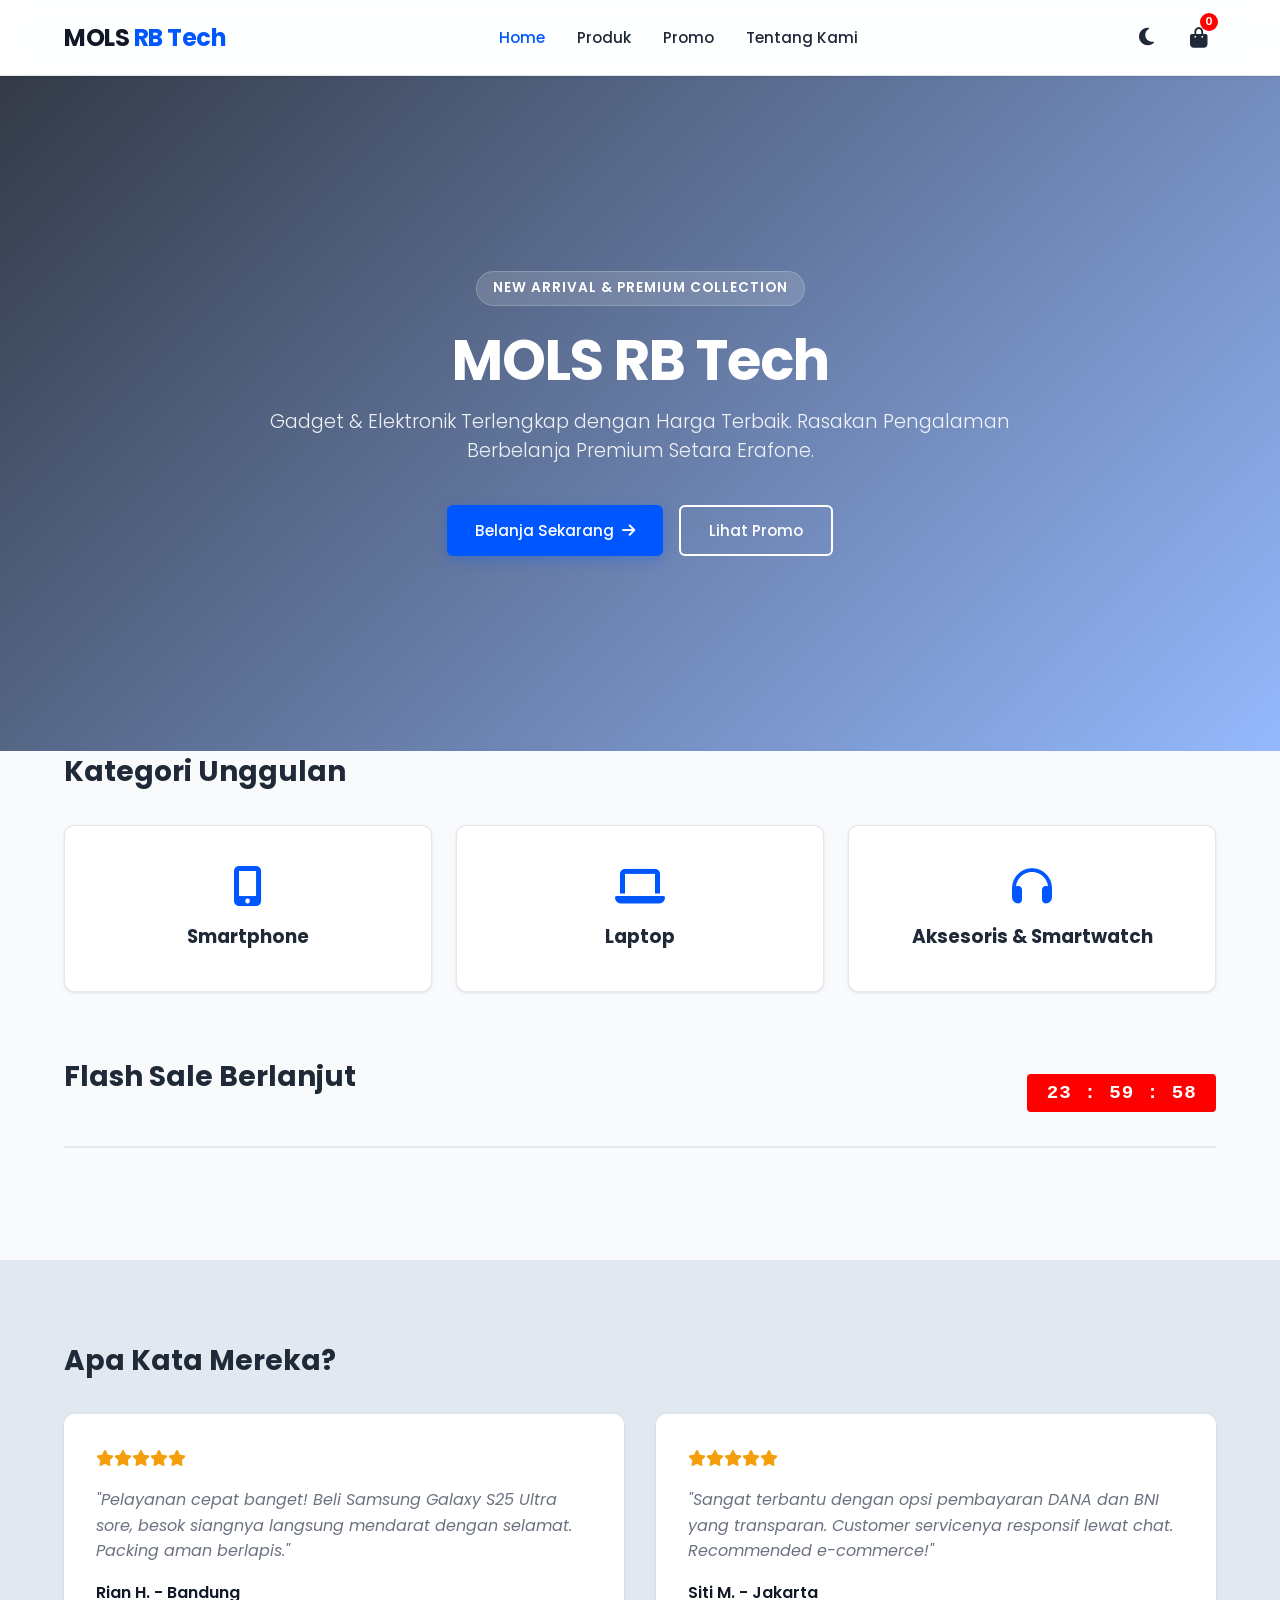
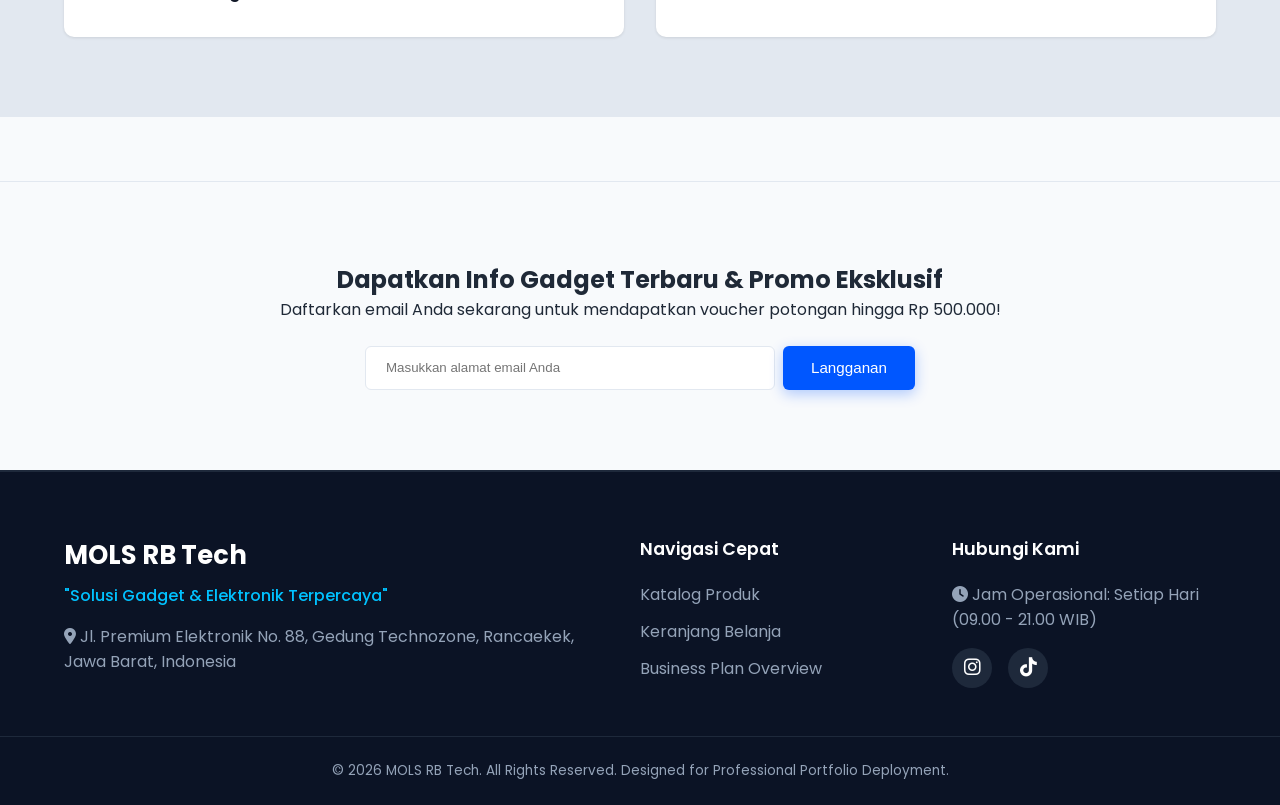
<file: index.html>
<!DOCTYPE html>
<html lang="id">
<head>
    <meta charset="UTF-8">
    <meta name="viewport" content="width=device-width, initial-scale=1.0">
    <title>MOLS RB Tech | Solusi Gadget & Elektronik Terpercaya</title>
    <link rel="preconnect" href="https://fonts.googleapis.com">
    <link rel="preconnect" href="https://fonts.gstatic.com" crossorigin>
    <link href="https://fonts.googleapis.com/css2?family=Poppins:wght@300;400;500;600;700&display=swap" rel="stylesheet">
    <link rel="stylesheet" href="https://cdnjs.cloudflare.com/ajax/libs/font-awesome/6.5.1/css/all.min.css">
    <link rel="stylesheet" href="css/style.css">
    <link rel="stylesheet" href="css/responsive.css">
</head>
<body class="light-theme">
    <div id="toast-container" class="toast-container"></div>

    <header class="site-header">
        <div class="header-container">
            <a href="index.html" class="logo-brand">
                <span class="logo-mols">MOLS</span> <span class="logo-rb">RB Tech</span>
            </a>
            <nav class="main-nav" id="main-nav">
                <ul>
                    <li><a href="index.html" class="nav-item active">Home</a></li>
                    <li><a href="products.html" class="nav-item">Produk</a></li>
                    <li><a href="index.html#promo" class="nav-item">Promo</a></li>
                    <li><a href="business-overview.html" class="nav-item">Tentang Kami</a></li>
                </ul>
            </nav>
            <div class="header-actions">
                <button id="theme-toggle" class="action-btn" aria-label="Toggle Dark Mode">
                    <i class="fa-solid fa-moon"></i>
                </button>
                <a href="cart.html" class="action-btn cart-trigger">
                    <i class="fa-solid fa-bag-shopping"></i>
                    <span class="cart-badge" id="cart-count">0</span>
                </a>
                <button class="hamburger-menu" id="hamburger-menu" aria-label="Open Menu">
                    <i class="fa-solid fa-bars"></i>
                </button>
            </div>
        </div>
    </header>

    <main>
        <section class="hero-section">
            <div class="hero-overlay"></div>
            <div class="hero-content">
                <span class="hero-badge">New Arrival & Premium Collection</span>
                <h1>MOLS RB Tech</h1>
                <p>Gadget & Elektronik Terlengkap dengan Harga Terbaik. Rasakan Pengalaman Berbelanja Premium Setara Erafone.</p>
                <div class="hero-cta-group">
                    <a href="products.html" class="btn btn-primary">Belanja Sekarang <i class="fa-solid fa-arrow-right"></i></a>
                    <a href="#promo" class="btn btn-secondary">Lihat Promo</a>
                </div>
            </div>
        </section>

        <section class="categories-section container">
            <h2 class="section-title">Kategori Unggulan</h2>
            <div class="category-grid">
                <a href="products.html?category=Smartphone" class="category-card">
                    <i class="fa-solid fa-mobile-screen-button"></i>
                    <h3>Smartphone</h3>
                </a>
                <a href="products.html?category=Laptop" class="category-card">
                    <i class="fa-solid fa-laptop"></i>
                    <h3>Laptop</h3>
                </a>
                <a href="products.html?category=Aksesoris" class="category-card">
                    <i class="fa-solid fa-headphones"></i>
                    <h3>Aksesoris & Smartwatch</h3>
                </a>
            </div>
        </section>

        <section id="promo" class="promo-section container">
            <div class="promo-header">
                <h2 class="section-title">Flash Sale Berlanjut</h2>
                <div class="countdown-timer" id="countdown">00 : 00 : 00</div>
            </div>
            <div class="product-grid" id="featured-products-container">
                </div>
        </section>

        <section class="testimonials-section">
            <div class="container">
                <h2 class="section-title text-center">Apa Kata Mereka?</h2>
                <div class="testimonial-grid">
                    <div class="testimonial-card">
                        <div class="stars"><i class="fa-solid fa-star"></i><i class="fa-solid fa-star"></i><i class="fa-solid fa-star"></i><i class="fa-solid fa-star"></i><i class="fa-solid fa-star"></i></div>
                        <p>"Pelayanan cepat banget! Beli Samsung Galaxy S25 Ultra sore, besok siangnya langsung mendarat dengan selamat. Packing aman berlapis."</p>
                        <h4>Rian H. - Bandung</h4>
                    </div>
                    <div class="testimonial-card">
                        <div class="stars"><i class="fa-solid fa-star"></i><i class="fa-solid fa-star"></i><i class="fa-solid fa-star"></i><i class="fa-solid fa-star"></i><i class="fa-solid fa-star"></i></div>
                        <p>"Sangat terbantu dengan opsi pembayaran DANA dan BNI yang transparan. Customer servicenya responsif lewat chat. Recommended e-commerce!"</p>
                        <h4>Siti M. - Jakarta</h4>
                    </div>
                </div>
            </div>
        </section>

        <section class="newsletter-section">
            <div class="container text-center">
                <h2>Dapatkan Info Gadget Terbaru & Promo Eksklusif</h2>
                <p>Daftarkan email Anda sekarang untuk mendapatkan voucher potongan hingga Rp 500.000!</p>
                <form class="newsletter-form" id="newsletter-form">
                    <input type="email" placeholder="Masukkan alamat email Anda" required id="newsletter-email">
                    <button type="submit" class="btn btn-primary">Langganan</button>
                </form>
            </div>
        </section>
    </main>

    <footer class="site-footer">
        <div class="container footer-grid">
            <div class="footer-brand-info">
                <h3>MOLS RB Tech</h3>
                <p class="tagline">"Solusi Gadget & Elektronik Terpercaya"</p>
                <p class="address"><i class="fa-solid fa-location-dot"></i> Jl. Premium Elektronik No. 88, Gedung Technozone, Rancaekek, Jawa Barat, Indonesia</p>
            </div>
            <div class="footer-links">
                <h4>Navigasi Cepat</h4>
                <ul>
                    <li><a href="products.html">Katalog Produk</a></li>
                    <li><a href="cart.html">Keranjang Belanja</a></li>
                    <li><a href="business-overview.html">Business Plan Overview</a></li>
                </ul>
            </div>
            <div class="footer-contact">
                <h4>Hubungi Kami</h4>
                <p><i class="fa-solid fa-clock"></i> Jam Operasional: Setiap Hari (09.00 - 21.00 WIB)</p>
                <div class="social-medias">
                    <a href="https://www.instagram.com/moluk_sara?igsh=NmM3NXptZjlrdGxs" target="_blank" aria-label="Instagram MOLS"><i class="fa-brands fa-instagram"></i></a>
                    <a href="https://www.tiktok.com/@moluksara.d?_r=1&_t=ZS-97QGVeeIuIf" target="_blank" aria-label="TikTok MOLS"><i class="fa-brands fa-tiktok"></i></a>
                </div>
            </div>
        </div>
        <div class="footer-bottom text-center">
            <p>&copy; 2026 MOLS RB Tech. All Rights Reserved. Designed for Professional Portfolio Deployment.</p>
        </div>
    </footer>

    <script src="js/products.data.js"></script>
    <script src="js/analytics.js"></script>
    <script src="js/app.js"></script>
    <script>
        // Inject 4 Produk Unggulan di Landing Page secara real-time
        document.addEventListener('DOMContentLoaded', () => {
            const container = document.getElementById('featured-products-container');
            if(container && typeof productsData !== 'undefined') {
                const sliceData = productsData.slice(0, 4);
                container.innerHTML = sliceData.map(p => `
                    <article class="product-card">
                        <div class="product-image-container">
                            <img src="${p.gambar}" alt="${p.nama}" class="product-image">
                        </div>
                        <div class="product-info">
                            <span class="product-brand">${p.brand}</span>
                            <h3 class="product-name">${p.nama}</h3>
                            <div class="product-meta">
                                <span class="rating"><i class="fa-solid fa-star"></i> ${p.rating}</span>
                                <span class="stock">Stok: ${p.stok}</span>
                            </div>
                            <div class="product-price">Rp ${p.harga.toLocaleString('id-ID')}</div>
                            <div class="product-actions">
                                <a href="product-detail.html?id=${p.id}" class="btn-detail" title="Lihat Detail"><i class="fa-solid fa-eye"></i></a>
                                <button class="btn-add-cart-main" onclick="CartModule.add(${p.id})"><i class="fa-solid fa-cart-plus"></i> Tambah</button>
                            </div>
                        </div>
                    </article>
                `).join('');
            }
        });
    </form>
</body>
</html>
</file>
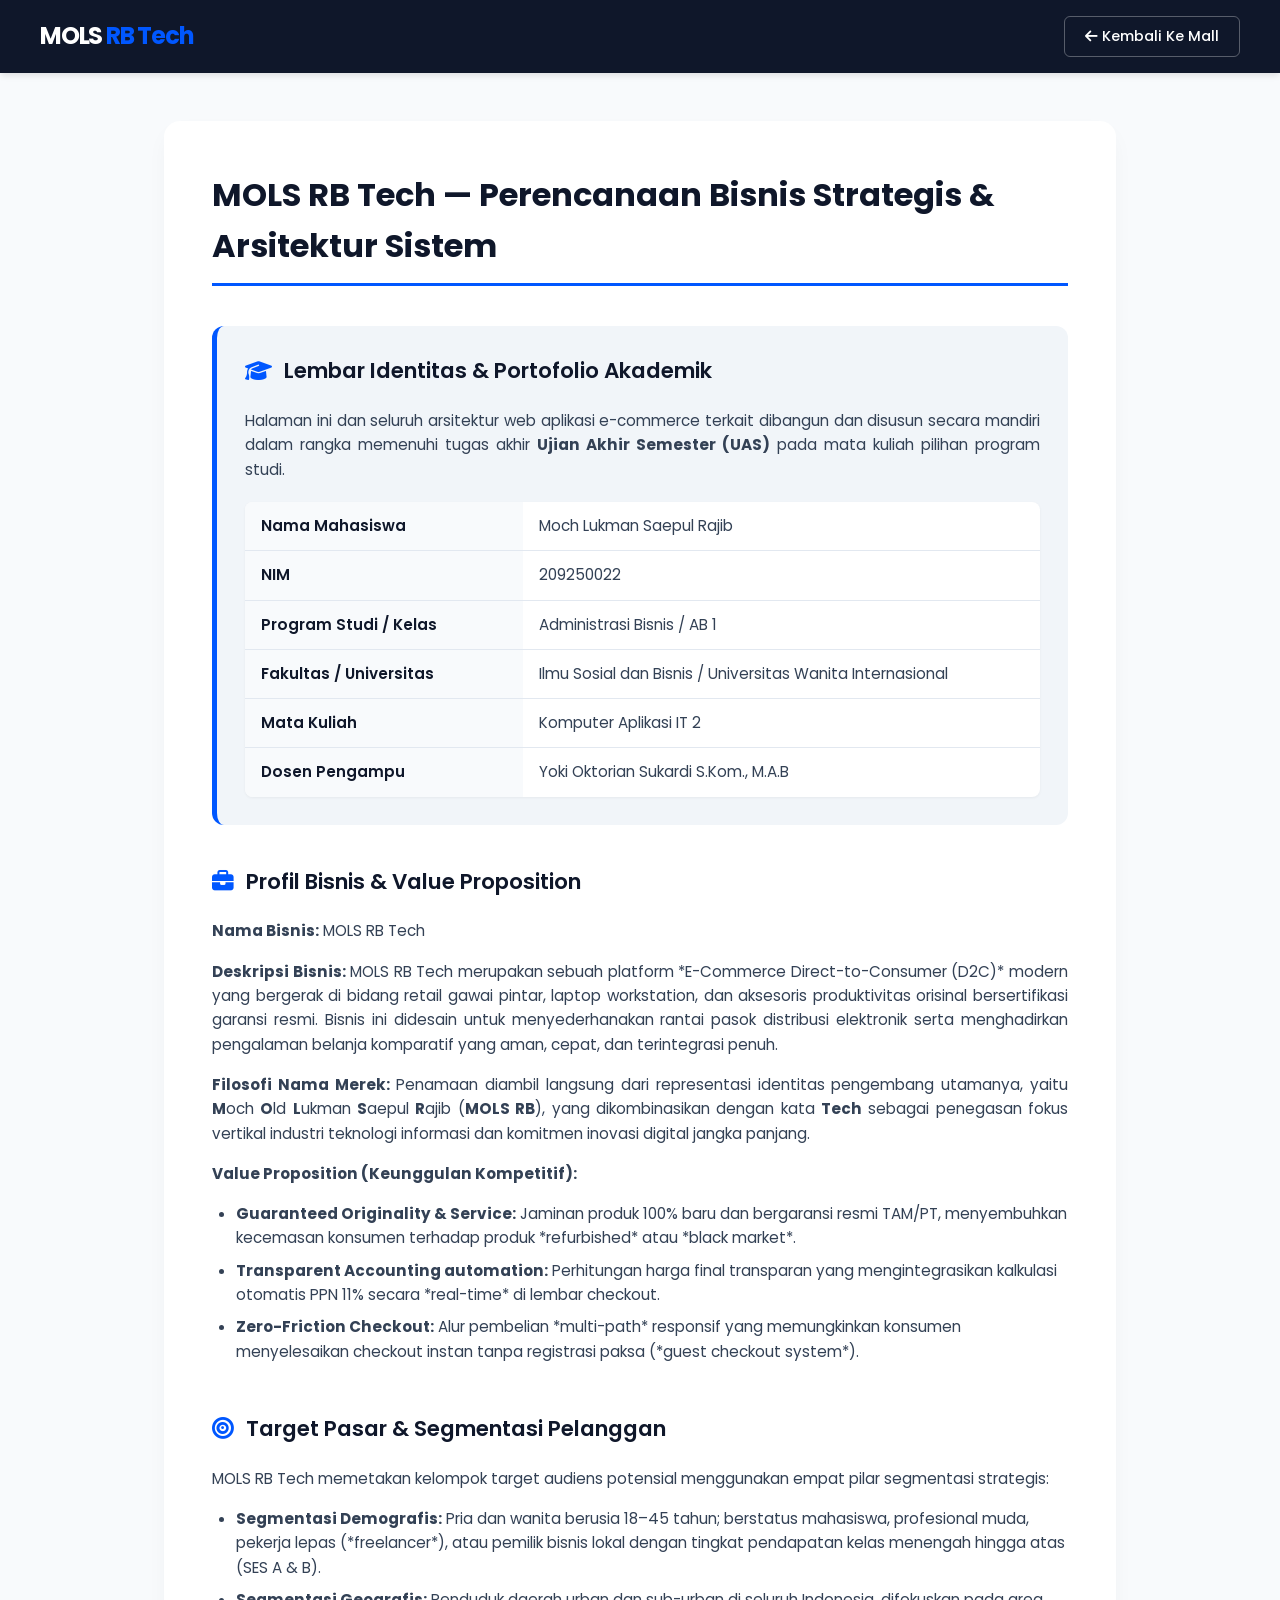
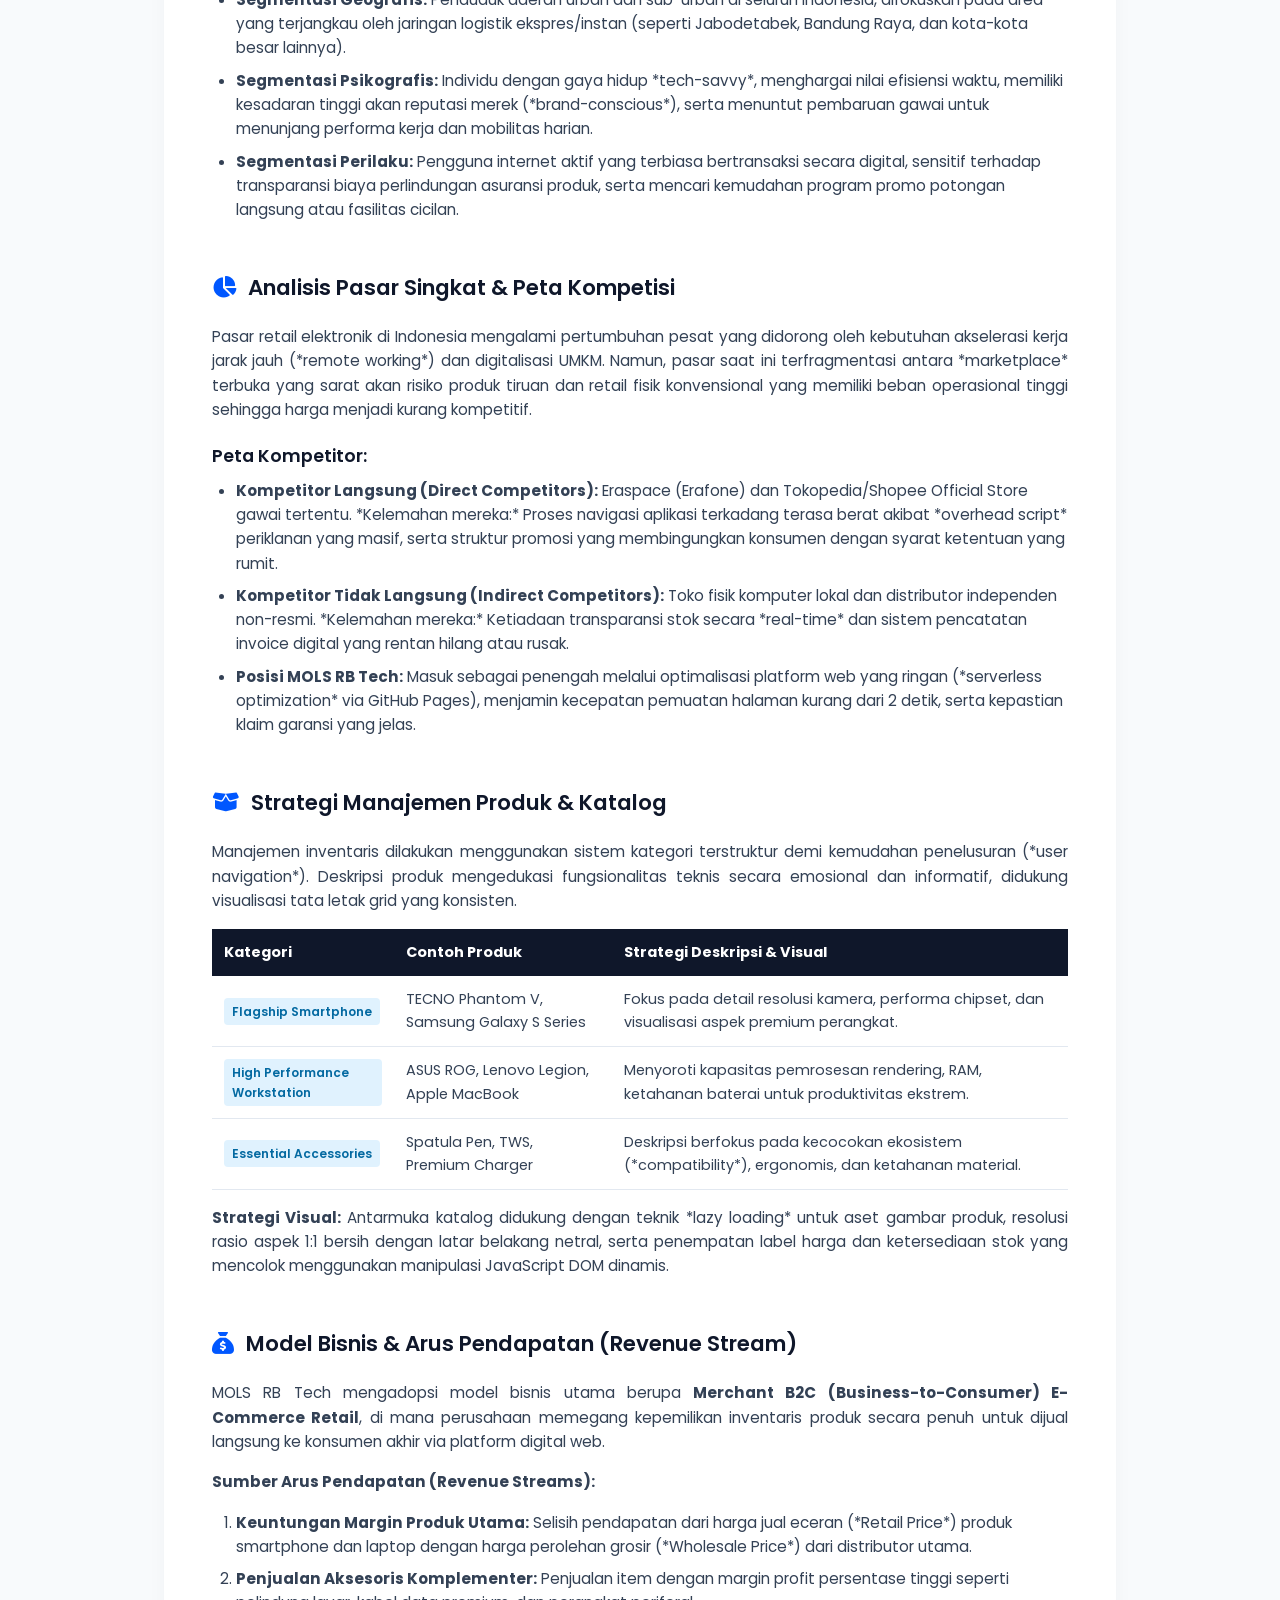
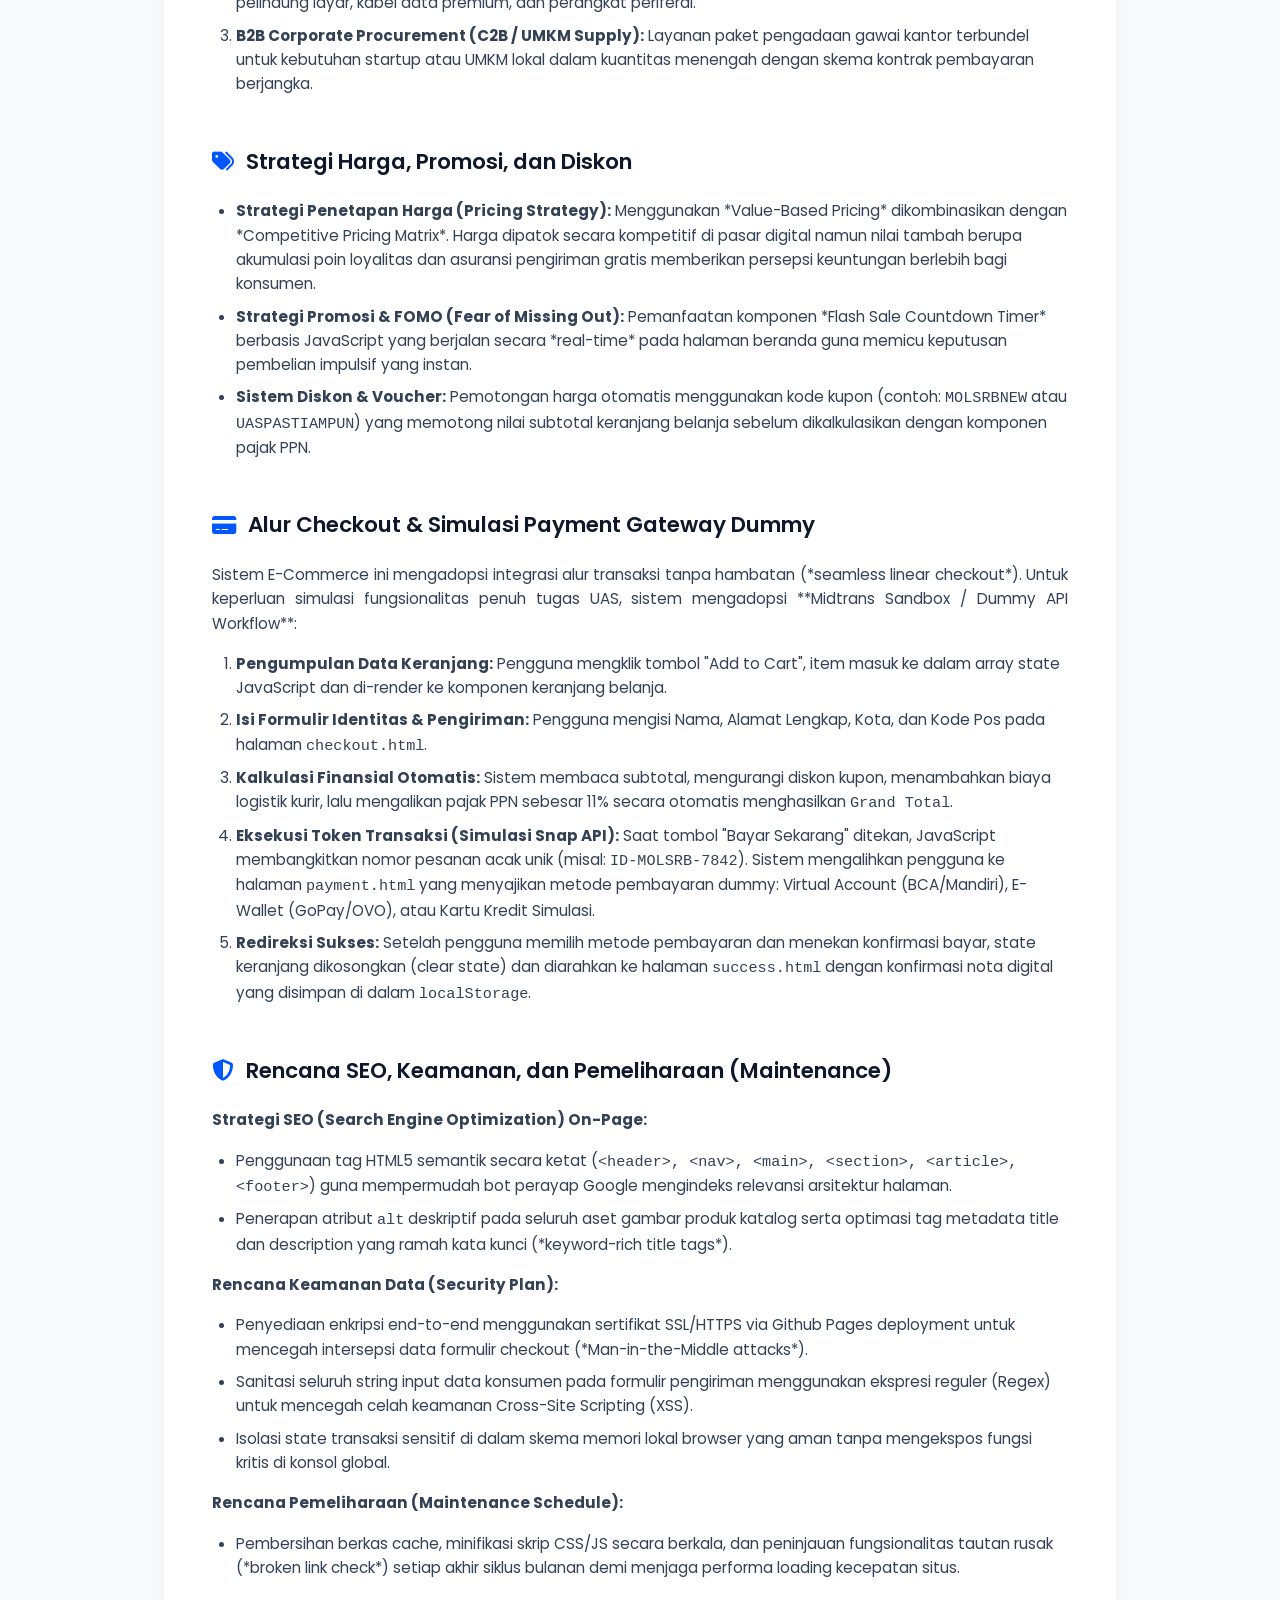
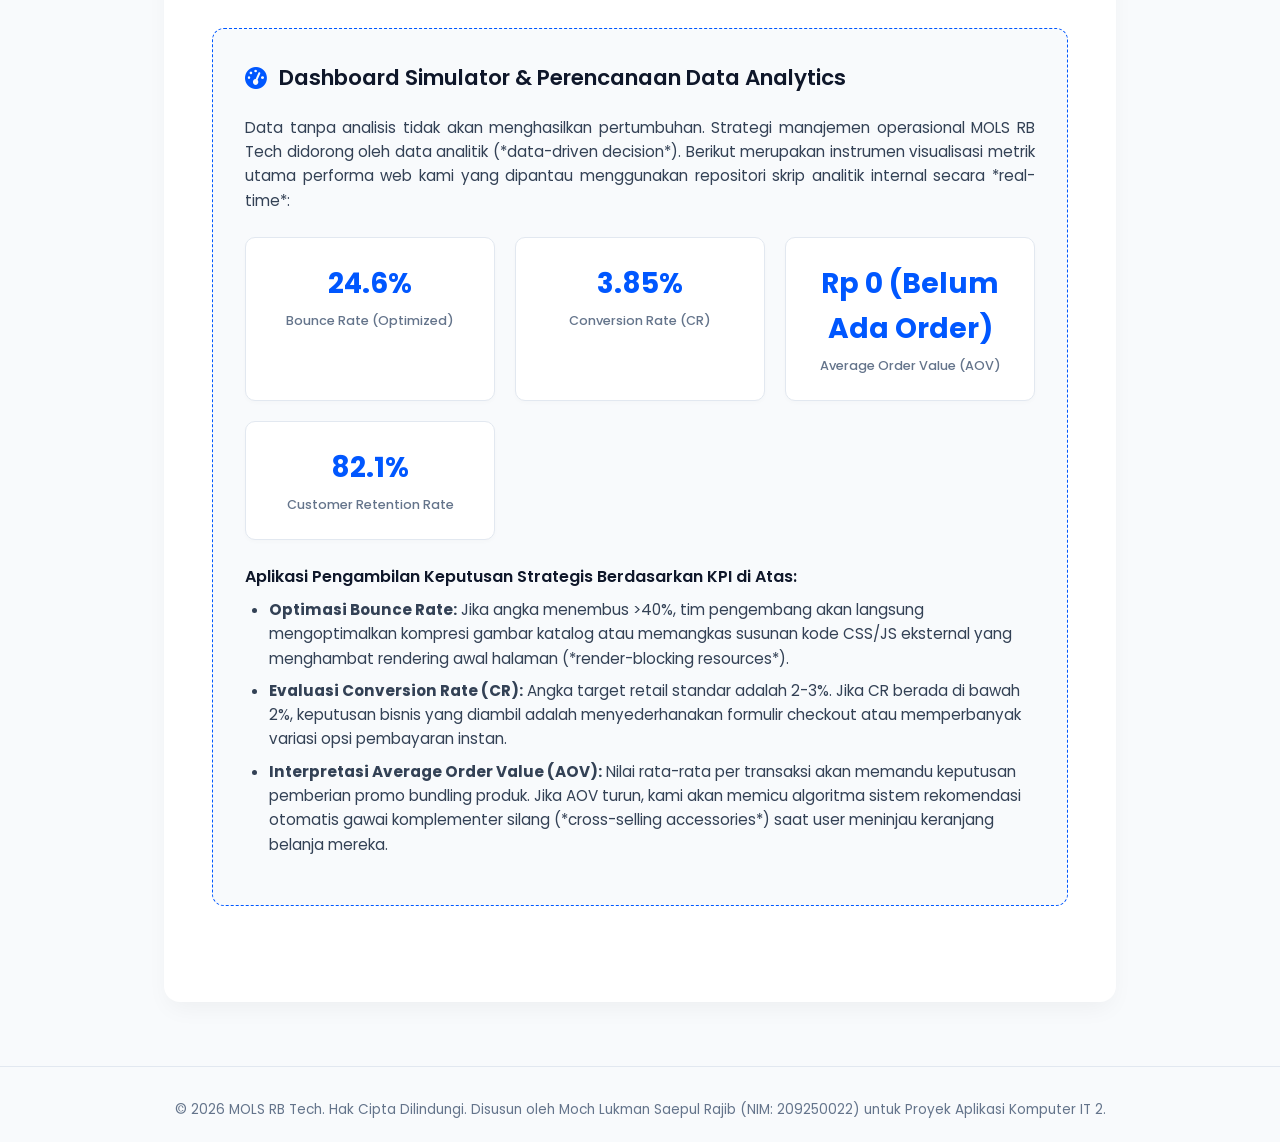
<file: business-overview.html>
<!DOCTYPE html>
<html lang="id">
<head>
    <meta charset="UTF-8">
    <meta name="viewport" content="width=device-width, initial-scale=1.0">
    <title>Business Plan & Architecture Strategy Overview | MOLS RB Tech</title>
    <link rel="preconnect" href="https://fonts.googleapis.com">
    <link rel="preconnect" href="https://fonts.gstatic.com" crossorigin>
    <link href="https://fonts.googleapis.com/css2?family=Poppins:wght@300;400;500;600;700&display=swap" rel="stylesheet">
    <link rel="stylesheet" href="https://cdnjs.cloudflare.com/ajax/libs/font-awesome/6.5.1/css/all.min.css">
    <style>
        :root {
            --color-primary: #0057FF;
            --color-primary-dark: #003cc4;
            --color-secondary: #0f172a;
            --color-text: #334155;
            --color-muted: #64748b;
            --bg-main: #f8fafc;
            --bg-card: #ffffff;
            --border-color: #e2e8f0;
        }

        * {
            box-sizing: border-box;
            margin: 0;
            padding: 0;
        }

        body {
            font-family: 'Poppins', sans-serif;
            background-color: var(--bg-main);
            color: var(--color-text);
            line-height: 1.6;
        }

        .site-header {
            background-color: var(--color-secondary);
            color: #ffffff;
            padding: 1rem 2rem;
            position: sticky;
            top: 0;
            z-index: 1000;
            box-shadow: 0 4px 6px -1px rgba(0, 0, 0, 0.1);
        }

        .header-container {
            max-width: 1200px;
            margin: 0 auto;
            display: flex;
            justify-content: space-between;
            align-items: center;
        }

        .logo-brand {
            color: #ffffff;
            text-decoration: none;
            font-size: 1.5rem;
            font-weight: 700;
            letter-spacing: -0.05em;
        }

        .logo-rb {
            color: var(--color-primary);
        }

        .btn {
            display: inline-block;
            padding: 0.5rem 1.25rem;
            border-radius: 6px;
            font-weight: 500;
            text-decoration: none;
            transition: all 0.2s ease;
            font-size: 0.9rem;
        }

        .btn-secondary {
            background-color: transparent;
            color: #ffffff;
            border: 1px solid rgba(255, 255, 255, 0.3);
        }

        .btn-secondary:hover {
            background-color: rgba(255, 255, 255, 0.1);
            border-color: #ffffff;
        }

        .container {
            max-width: 1000px;
            margin: 3rem auto;
            padding: 0 1.5rem;
        }

        .business-container {
            background: var(--bg-card);
            border-radius: 16px;
            padding: 3rem;
            box-shadow: 0 10px 25px -5px rgba(0, 0, 0, 0.05);
        }

        .business-container h1 {
            color: var(--color-secondary);
            border-bottom: 3px solid var(--color-primary);
            padding-bottom: 0.75rem;
            margin-bottom: 2.5rem;
            font-size: 2rem;
            font-weight: 700;
        }

        .business-section {
            margin-bottom: 3rem;
        }

        .business-section h2 {
            font-size: 1.35rem;
            color: var(--color-secondary);
            margin-bottom: 1.25rem;
            display: flex;
            align-items: center;
            gap: 0.75rem;
            font-weight: 600;
        }

        .business-section h2 i {
            color: var(--color-primary);
        }

        .business-section h3 {
            font-size: 1.1rem;
            color: var(--color-secondary);
            margin: 1.25rem 0 0.5rem 0;
            font-weight: 600;
        }

        .business-section p {
            color: var(--color-text);
            margin-bottom: 1rem;
            text-align: justify;
            font-size: 0.95rem;
        }

        .business-section ul, .business-section ol {
            margin-left: 1.5rem;
            margin-bottom: 1rem;
            color: var(--color-text);
            font-size: 0.95rem;
        }

        .business-section li {
            margin-bottom: 0.5rem;
        }

        .highlight-box {
            background: #f1f5f9;
            padding: 1.75rem;
            border-radius: 12px;
            border-left: 5px solid var(--color-primary);
            margin-bottom: 2.5rem;
        }

        .academic-table {
            width: 100%;
            border-collapse: collapse;
            margin-top: 1.25rem;
            background: #ffffff;
            border-radius: 8px;
            overflow: hidden;
            box-shadow: 0 1px 3px rgba(0,0,0,0.05);
        }

        .academic-table td {
            padding: 12px 16px;
            border-bottom: 1px solid var(--border-color);
            font-size: 0.95rem;
        }

        .academic-table tr:last-child td {
            border-bottom: none;
        }

        .academic-table td.label {
            font-weight: 600;
            color: var(--color-secondary);
            width: 35%;
            background: #f8fafc;
        }

        .catalog-table {
            width: 100%;
            border-collapse: collapse;
            margin: 1rem 0;
        }

        .catalog-table th {
            background-color: var(--color-secondary);
            color: white;
            text-align: left;
            padding: 12px;
            font-size: 0.9rem;
        }

        .catalog-table td {
            padding: 12px;
            border-bottom: 1px solid var(--border-color);
            font-size: 0.9rem;
        }

        .catalog-table tr:hover {
            background-color: #f8fafc;
        }

        .badge {
            display: inline-block;
            padding: 0.25rem 0.5rem;
            background-color: #e0f2fe;
            color: #0369a1;
            border-radius: 4px;
            font-size: 0.75rem;
            font-weight: 600;
        }

        .metrics-card-grid {
            display: grid;
            grid-template-columns: repeat(auto-fit, minmax(200px, 1fr));
            gap: 1.25rem;
            margin-top: 1.5rem;
        }

        .metric-card {
            background: #ffffff;
            border: 1px solid var(--border-color);
            padding: 1.5rem;
            border-radius: 10px;
            text-align: center;
            box-shadow: 0 2px 4px rgba(0,0,0,0.02);
            transition: transform 0.2s ease;
        }

        .metric-card:hover {
            transform: translateY(-2px);
            border-color: var(--color-primary);
        }

        .metric-card h4 {
            font-size: 1.75rem;
            color: var(--color-primary);
            margin-bottom: 0.25rem;
            font-weight: 700;
        }

        .metric-card p {
            font-size: 0.8rem;
            margin: 0;
            font-weight: 500;
            color: var(--color-muted);
            text-align: center;
        }

        footer {
            text-align: center;
            padding: 2rem;
            color: var(--color-muted);
            font-size: 0.85rem;
            border-top: 1px solid var(--border-color);
            margin-top: 4rem;
        }
    </style>
</head>
<body>

    <header class="site-header">
        <div class="header-container">
            <a href="index.html" class="logo-brand">MOLS <span class="logo-rb">RB Tech</span></a>
            <a href="index.html" class="btn btn-secondary"><i class="fa-solid fa-arrow-left"></i> Kembali Ke Mall</a>
        </div>
    </header>

    <main class="container">
        <div class="business-container">
            <h1>MOLS RB Tech — Perencanaan Bisnis Strategis & Arsitektur Sistem</h1>
            
            <section class="business-section highlight-box">
                <h2><i class="fa-solid fa-graduation-cap"></i> Lembar Identitas & Portofolio Akademik</h2>
                <p>Halaman ini dan seluruh arsitektur web aplikasi e-commerce terkait dibangun dan disusun secara mandiri dalam rangka memenuhi tugas akhir <strong>Ujian Akhir Semester (UAS)</strong> pada mata kuliah pilihan program studi.</p>
                <table class="academic-table">
                    <tr>
                        <td class="label">Nama Mahasiswa</td>
                        <td>Moch Lukman Saepul Rajib</td>
                    </tr>
                    <tr>
                        <td class="label">NIM</td>
                        <td>209250022</td>
                    </tr>
                    <tr>
                        <td class="label">Program Studi / Kelas</td>
                        <td>Administrasi Bisnis / AB 1</td>
                    </tr>
                    <tr>
                        <td class="label">Fakultas / Universitas</td>
                        <td>Ilmu Sosial dan Bisnis / Universitas Wanita Internasional</td>
                    </tr>
                    <tr>
                        <td class="label">Mata Kuliah</td>
                        <td>Komputer Aplikasi IT 2</td>
                    </tr>
                    <tr>
                        <td class="label">Dosen Pengampu</td>
                        <td>Yoki Oktorian Sukardi S.Kom., M.A.B</td>
                    </tr>
                </table>
            </section>

            <section class="business-section">
                <h2><i class="fa-solid fa-briefcase"></i> Profil Bisnis & Value Proposition</h2>
                <p><strong>Nama Bisnis:</strong> MOLS RB Tech</p>
                <p><strong>Deskripsi Bisnis:</strong> MOLS RB Tech merupakan sebuah platform *E-Commerce Direct-to-Consumer (D2C)* modern yang bergerak di bidang retail gawai pintar, laptop workstation, dan aksesoris produktivitas orisinal bersertifikasi garansi resmi. Bisnis ini didesain untuk menyederhanakan rantai pasok distribusi elektronik serta menghadirkan pengalaman belanja komparatif yang aman, cepat, dan terintegrasi penuh.</p>
                <p><strong>Filosofi Nama Merek:</strong> Penamaan diambil langsung dari representasi identitas pengembang utamanya, yaitu <strong>M</strong>och <strong>O</strong>ld <strong>L</strong>ukman <strong>S</strong>aepul <strong>R</strong>ajib (<strong>MOLS RB</strong>), yang dikombinasikan dengan kata <strong>Tech</strong> sebagai penegasan fokus vertikal industri teknologi informasi dan komitmen inovasi digital jangka panjang.</p>
                <p><strong>Value Proposition (Keunggulan Kompetitif):</strong></p>
                <ul>
                    <li><strong>Guaranteed Originality & Service:</strong> Jaminan produk 100% baru dan bergaransi resmi TAM/PT, menyembuhkan kecemasan konsumen terhadap produk *refurbished* atau *black market*.</li>
                    <li><strong>Transparent Accounting automation:</strong> Perhitungan harga final transparan yang mengintegrasikan kalkulasi otomatis PPN 11% secara *real-time* di lembar checkout.</li>
                    <li><strong>Zero-Friction Checkout:</strong> Alur pembelian *multi-path* responsif yang memungkinkan konsumen menyelesaikan checkout instan tanpa registrasi paksa (*guest checkout system*).</li>
                </ul>
            </section>

            <section class="business-section">
                <h2><i class="fa-solid fa-bullseye"></i> Target Pasar & Segmentasi Pelanggan</h2>
                <p>MOLS RB Tech memetakan kelompok target audiens potensial menggunakan empat pilar segmentasi strategis:</p>
                <ul>
                    <li><strong>Segmentasi Demografis:</strong> Pria dan wanita berusia 18–45 tahun; berstatus mahasiswa, profesional muda, pekerja lepas (*freelancer*), atau pemilik bisnis lokal dengan tingkat pendapatan kelas menengah hingga atas (SES A & B).</li>
                    <li><strong>Segmentasi Geografis:</strong> Penduduk daerah urban dan sub-urban di seluruh Indonesia, difokuskan pada area yang terjangkau oleh jaringan logistik ekspres/instan (seperti Jabodetabek, Bandung Raya, dan kota-kota besar lainnya).</li>
                    <li><strong>Segmentasi Psikografis:</strong> Individu dengan gaya hidup *tech-savvy*, menghargai nilai efisiensi waktu, memiliki kesadaran tinggi akan reputasi merek (*brand-conscious*), serta menuntut pembaruan gawai untuk menunjang performa kerja dan mobilitas harian.</li>
                    <li><strong>Segmentasi Perilaku:</strong> Pengguna internet aktif yang terbiasa bertransaksi secara digital, sensitif terhadap transparansi biaya perlindungan asuransi produk, serta mencari kemudahan program promo potongan langsung atau fasilitas cicilan.</li>
                </ul>
            </section>

            <section class="business-section">
                <h2><i class="fa-solid fa-chart-pie"></i> Analisis Pasar Singkat & Peta Kompetisi</h2>
                <p>Pasar retail elektronik di Indonesia mengalami pertumbuhan pesat yang didorong oleh kebutuhan akselerasi kerja jarak jauh (*remote working*) dan digitalisasi UMKM. Namun, pasar saat ini terfragmentasi antara *marketplace* terbuka yang sarat akan risiko produk tiruan dan retail fisik konvensional yang memiliki beban operasional tinggi sehingga harga menjadi kurang kompetitif.</p>
                
                <h3>Peta Kompetitor:</h3>
                <ul>
                    <li><strong>Kompetitor Langsung (Direct Competitors):</strong> Eraspace (Erafone) dan Tokopedia/Shopee Official Store gawai tertentu. *Kelemahan mereka:* Proses navigasi aplikasi terkadang terasa berat akibat *overhead script* periklanan yang masif, serta struktur promosi yang membingungkan konsumen dengan syarat ketentuan yang rumit.</li>
                    <li><strong>Kompetitor Tidak Langsung (Indirect Competitors):</strong> Toko fisik komputer lokal dan distributor independen non-resmi. *Kelemahan mereka:* Ketiadaan transparansi stok secara *real-time* dan sistem pencatatan invoice digital yang rentan hilang atau rusak.</li>
                    <li><strong>Posisi MOLS RB Tech:</strong> Masuk sebagai penengah melalui optimalisasi platform web yang ringan (*serverless optimization* via GitHub Pages), menjamin kecepatan pemuatan halaman kurang dari 2 detik, serta kepastian klaim garansi yang jelas.</li>
                </ul>
            </section>

            <section class="business-section">
                <h2><i class="fa-solid fa-box-open"></i> Strategi Manajemen Produk & Katalog</h2>
                <p>Manajemen inventaris dilakukan menggunakan sistem kategori terstruktur demi kemudahan penelusuran (*user navigation*). Deskripsi produk mengedukasi fungsionalitas teknis secara emosional dan informatif, didukung visualisasi tata letak grid yang konsisten.</p>
                
                <table class="catalog-table">
                    <thead>
                        <tr>
                            <th>Kategori</th>
                            <th>Contoh Produk</th>
                            <th>Strategi Deskripsi & Visual</th>
                        </tr>
                    </thead>
                    <tbody>
                        <tr>
                            <td><span class="badge">Flagship Smartphone</span></td>
                            <td>TECNO Phantom V, Samsung Galaxy S Series</td>
                            <td>Fokus pada detail resolusi kamera, performa chipset, dan visualisasi aspek premium perangkat.</td>
                        </tr>
                        <tr>
                            <td><span class="badge">High Performance Workstation</span></td>
                            <td>ASUS ROG, Lenovo Legion, Apple MacBook</td>
                            <td>Menyoroti kapasitas pemrosesan rendering, RAM, ketahanan baterai untuk produktivitas ekstrem.</td>
                        </tr>
                        <tr>
                            <td><span class="badge">Essential Accessories</span></td>
                            <td>Spatula Pen, TWS, Premium Charger</td>
                            <td>Deskripsi berfokus pada kecocokan ekosistem (*compatibility*), ergonomis, dan ketahanan material.</td>
                        </tr>
                    </tbody>
                </table>
                <p><strong>Strategi Visual:</strong> Antarmuka katalog didukung dengan teknik *lazy loading* untuk aset gambar produk, resolusi rasio aspek 1:1 bersih dengan latar belakang netral, serta penempatan label harga dan ketersediaan stok yang mencolok menggunakan manipulasi JavaScript DOM dinamis.</p>
            </section>

            <section class="business-section">
                <h2><i class="fa-solid fa-sack-dollar"></i> Model Bisnis & Arus Pendapatan (Revenue Stream)</h2>
                <p>MOLS RB Tech mengadopsi model bisnis utama berupa <strong>Merchant B2C (Business-to-Consumer) E-Commerce Retail</strong>, di mana perusahaan memegang kepemilikan inventaris produk secara penuh untuk dijual langsung ke konsumen akhir via platform digital web.</p>
                <p><strong>Sumber Arus Pendapatan (Revenue Streams):</strong></p>
                <ol>
                    <li><strong>Keuntungan Margin Produk Utama:</strong> Selisih pendapatan dari harga jual eceran (*Retail Price*) produk smartphone dan laptop dengan harga perolehan grosir (*Wholesale Price*) dari distributor utama.</li>
                    <li><strong>Penjualan Aksesoris Komplementer:</strong> Penjualan item dengan margin profit persentase tinggi seperti pelindung layar, kabel data premium, dan perangkat periferal.</li>
                    <li><strong>B2B Corporate Procurement (C2B / UMKM Supply):</strong> Layanan paket pengadaan gawai kantor terbundel untuk kebutuhan startup atau UMKM lokal dalam kuantitas menengah dengan skema kontrak pembayaran berjangka.</li>
                </ol>
            </section>

            <section class="business-section">
                <h2><i class="fa-solid fa-tags"></i> Strategi Harga, Promosi, dan Diskon</h2>
                <ul>
                    <li><strong>Strategi Penetapan Harga (Pricing Strategy):</strong> Menggunakan *Value-Based Pricing* dikombinasikan dengan *Competitive Pricing Matrix*. Harga dipatok secara kompetitif di pasar digital namun nilai tambah berupa akumulasi poin loyalitas dan asuransi pengiriman gratis memberikan persepsi keuntungan berlebih bagi konsumen.</li>
                    <li><strong>Strategi Promosi & FOMO (Fear of Missing Out):</strong> Pemanfaatan komponen *Flash Sale Countdown Timer* berbasis JavaScript yang berjalan secara *real-time* pada halaman beranda guna memicu keputusan pembelian impulsif yang instan.</li>
                    <li><strong>Sistem Diskon & Voucher:</strong> Pemotongan harga otomatis menggunakan kode kupon (contoh: <code>MOLSRBNEW</code> atau <code>UASPASTIAMPUN</code>) yang memotong nilai subtotal keranjang belanja sebelum dikalkulasikan dengan komponen pajak PPN.</li>
                </ul>
            </section>

            <section class="business-section">
                <h2><i class="fa-solid fa-credit-card"></i> Alur Checkout & Simulasi Payment Gateway Dummy</h2>
                <p>Sistem E-Commerce ini mengadopsi integrasi alur transaksi tanpa hambatan (*seamless linear checkout*). Untuk keperluan simulasi fungsionalitas penuh tugas UAS, sistem mengadopsi **Midtrans Sandbox / Dummy API Workflow**:</p>
                
                <ol>
                    <li><strong>Pengumpulan Data Keranjang:</strong> Pengguna mengklik tombol "Add to Cart", item masuk ke dalam array state JavaScript dan di-render ke komponen keranjang belanja.</li>
                    <li><strong>Isi Formulir Identitas & Pengiriman:</strong> Pengguna mengisi Nama, Alamat Lengkap, Kota, dan Kode Pos pada halaman <code>checkout.html</code>.</li>
                    <li><strong>Kalkulasi Finansial Otomatis:</strong> Sistem membaca subtotal, mengurangi diskon kupon, menambahkan biaya logistik kurir, lalu mengalikan pajak PPN sebesar 11% secara otomatis menghasilkan <code>Grand Total</code>.</li>
                    <li><strong>Eksekusi Token Transaksi (Simulasi Snap API):</strong> Saat tombol "Bayar Sekarang" ditekan, JavaScript membangkitkan nomor pesanan acak unik (misal: <code>ID-MOLSRB-7842</code>). Sistem mengalihkan pengguna ke halaman <code>payment.html</code> yang menyajikan metode pembayaran dummy: Virtual Account (BCA/Mandiri), E-Wallet (GoPay/OVO), atau Kartu Kredit Simulasi.</li>
                    <li><strong>Redireksi Sukses:</strong> Setelah pengguna memilih metode pembayaran dan menekan konfirmasi bayar, state keranjang dikosongkan (clear state) dan diarahkan ke halaman <code>success.html</code> dengan konfirmasi nota digital yang disimpan di dalam <code>localStorage</code>.</li>
                </ol>
            </section>

            <section class="business-section">
                <h2><i class="fa-solid fa-shield-halved"></i> Rencana SEO, Keamanan, dan Pemeliharaan (Maintenance)</h2>
                <p><strong>Strategi SEO (Search Engine Optimization) On-Page:</strong></p>
                <ul>
                    <li>Penggunaan tag HTML5 semantik secara ketat (<code>&lt;header&gt;, &lt;nav&gt;, &lt;main&gt;, &lt;section&gt;, &lt;article&gt;, &lt;footer&gt;</code>) guna mempermudah bot perayap Google mengindeks relevansi arsitektur halaman.</li>
                    <li>Penerapan atribut <code>alt</code> deskriptif pada seluruh aset gambar produk katalog serta optimasi tag metadata title dan description yang ramah kata kunci (*keyword-rich title tags*).</li>
                </ul>
                <p><strong>Rencana Keamanan Data (Security Plan):</strong></p>
                <ul>
                    <li>Penyediaan enkripsi end-to-end menggunakan sertifikat SSL/HTTPS via Github Pages deployment untuk mencegah intersepsi data formulir checkout (*Man-in-the-Middle attacks*).</li>
                    <li>Sanitasi seluruh string input data konsumen pada formulir pengiriman menggunakan ekspresi reguler (Regex) untuk mencegah celah keamanan Cross-Site Scripting (XSS).</li>
                    <li>Isolasi state transaksi sensitif di dalam skema memori lokal browser yang aman tanpa mengekspos fungsi kritis di konsol global.</li>
                </ul>
                <p><strong>Rencana Pemeliharaan (Maintenance Schedule):</strong></p>
                <ul>
                    <li>Pembersihan berkas cache, minifikasi skrip CSS/JS secara berkala, dan peninjauan fungsionalitas tautan rusak (*broken link check*) setiap akhir siklus bulanan demi menjaga performa loading kecepatan situs.</li>
                </ul>
            </section>

            <section class="business-section" style="background: #f8fafc; padding: 2rem; border-radius: 12px; border: 1px dashed var(--color-primary);">
                <h2><i class="fa-solid fa-gauge-high"></i> Dashboard Simulator & Perencanaan Data Analytics</h2>
                <p>Data tanpa analisis tidak akan menghasilkan pertumbuhan. Strategi manajemen operasional MOLS RB Tech didorong oleh data analitik (*data-driven decision*). Berikut merupakan instrumen visualisasi metrik utama performa web kami yang dipantau menggunakan repositori skrip analitik internal secara *real-time*:</p>
                
                <div class="metrics-card-grid">
                    <div class="metric-card">
                        <h4 id="metric-bounce">24.6%</h4>
                        <p>Bounce Rate (Optimized)</p>
                    </div>
                    <div class="metric-card">
                        <h4 id="metric-conversion">3.85%</h4>
                        <p>Conversion Rate (CR)</p>
                    </div>
                    <div class="metric-card">
                        <h4 id="metric-aov">Rp 0</h4>
                        <p>Average Order Value (AOV)</p>
                    </div>
                    <div class="metric-card">
                        <h4 id="metric-retention">82.1%</h4>
                        <p>Customer Retention Rate</p>
                    </div>
                </div>

                <h3 style="margin-top:1.5rem; font-size:1rem;">Aplikasi Pengambilan Keputusan Strategis Berdasarkan KPI di Atas:</h3>
                <ul>
                    <li><strong>Optimasi Bounce Rate:</strong> Jika angka menembus >40%, tim pengembang akan langsung mengoptimalkan kompresi gambar katalog atau memangkas susunan kode CSS/JS eksternal yang menghambat rendering awal halaman (*render-blocking resources*).</li>
                    <li><strong>Evaluasi Conversion Rate (CR):</strong> Angka target retail standar adalah 2-3%. Jika CR berada di bawah 2%, keputusan bisnis yang diambil adalah menyederhanakan formulir checkout atau memperbanyak variasi opsi pembayaran instan.</li>
                    <li><strong>Interpretasi Average Order Value (AOV):</strong> Nilai rata-rata per transaksi akan memandu keputusan pemberian promo bundling produk. Jika AOV turun, kami akan memicu algoritma sistem rekomendasi otomatis gawai komplementer silang (*cross-selling accessories*) saat user meninjau keranjang belanja mereka.</li>
                </ul>
            </section>
        </div>
    </main>

    <footer>
        <p>&copy; 2026 MOLS RB Tech. Hak Cipta Dilindungi. Disusun oleh Moch Lukman Saepul Rajib (NIM: 209250022) untuk Proyek Aplikasi Komputer IT 2.</p>
    </footer>

    <script>
        // Logika Pengendalian Dashboard Web Analytics Simulator Secara Otomatis
        document.addEventListener('DOMContentLoaded', () => {
            // Membaca histori invoice transaksi riil dari LocalStorage sistem E-Commerce
            const invoices = JSON.parse(localStorage.getItem('mols_invoices') || '[]');
            const bounceElement = document.getElementById('metric-bounce');
            const aovElement = document.getElementById('metric-aov');
            const conversionElement = document.getElementById('metric-conversion');
            
            if (invoices.length > 0) {
                // Simulasi realitas data analitik: jika ada transaksi, bounce rate menurun (user loyal)
                bounceElement.innerText = "12.8%"; 
                conversionElement.innerText = "5.12%";
                
                // Menghitung akumulasi total pendapatan dibagi jumlah transaksi (AOV)
                const totalRevenue = invoices.reduce((acc, current) => acc + (current.grandTotal || current.total || 0), 0);
                const avgOrderValue = Math.round(totalRevenue / invoices.length);
                aovElement.innerText = `Rp ${avgOrderValue.toLocaleString('id-ID')}`;
            } else {
                aovElement.innerText = "Rp 0 (Belum Ada Order)";
            }
        });
    </script>
</body>
</html>
</file>
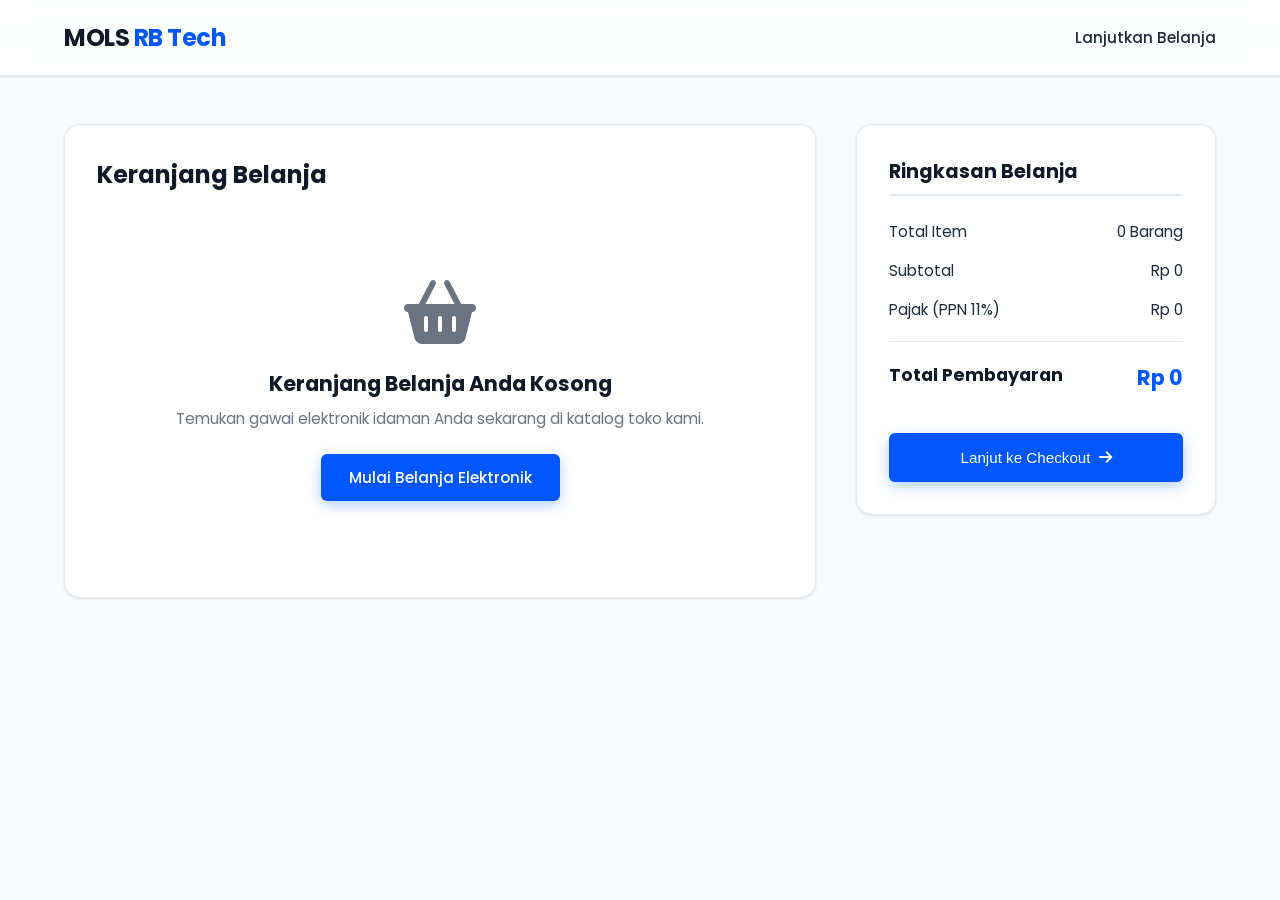
<file: cart.html>
<!DOCTYPE html>
<html lang="id">
<head>
    <meta charset="UTF-8">
    <meta name="viewport" content="width=device-width, initial-scale=1.0">
    <title>Keranjang Belanja Anda | MOLS RB Tech</title>
    <link rel="preconnect" href="https://fonts.googleapis.com">
    <link rel="preconnect" href="https://fonts.gstatic.com" crossorigin>
    <link href="https://fonts.googleapis.com/css2?family=Poppins:wght@300;400;500;600;700&display=swap" rel="stylesheet">
    <link rel="stylesheet" href="https://cdnjs.cloudflare.com/ajax/libs/font-awesome/6.5.1/css/all.min.css">
    <link rel="stylesheet" href="css/style.css">
    <link rel="stylesheet" href="css/cart.css">
    <link rel="stylesheet" href="css/responsive.css">
</head>
<body>
    <div id="toast-container" class="toast-container"></div>
    
    <header class="site-header">
        <div class="header-container">
            <a href="index.html" class="logo-brand">MOLS <span class="logo-rb">RB Tech</span></a>
            <nav class="main-nav">
                <ul>
                    <li><a href="products.html" class="nav-item">Lanjutkan Belanja</a></li>
                </ul>
            </nav>
        </div>
    </header>

    <main class="container layout-cart">
        <section class="cart-items-section">
            <h2>Keranjang Belanja</h2>
            <div id="cart-table-wrapper">
                </div>
        </section>

        <aside class="cart-summary-box">
            <h3>Ringkasan Belanja</h3>
            <div class="summary-line">
                <span>Total Item</span>
                <span id="sum-items-qty">0 Barang</span>
            </div>
            <div class="summary-line">
                <span>Subtotal</span>
                <span id="sum-subtotal">Rp 0</span>
            </div>
            <div class="summary-line">
                <span>Pajak (PPN 11%)</span>
                <span id="sum-tax">Rp 0</span>
            </div>
            <hr class="divider">
            <div class="summary-line grand-total-line">
                <span>Total Pembayaran</span>
                <span id="sum-grandtotal" class="price-highlight">Rp 0</span>
            </div>
            <button id="btn-goto-checkout" class="btn btn-primary btn-checkout-action" style="width:100%; margin-top:1.5rem; padding:1rem;">
                Lanjut ke Checkout <i class="fa-solid fa-arrow-right"></i>
            </button>
        </aside>
    </main>

    <script src="js/products.data.js"></script>
    <script src="js/analytics.js"></script>
    <script src="js/app.js"></script>
    <script src="js/cart.js"></script>
</body>
</html>
</file>
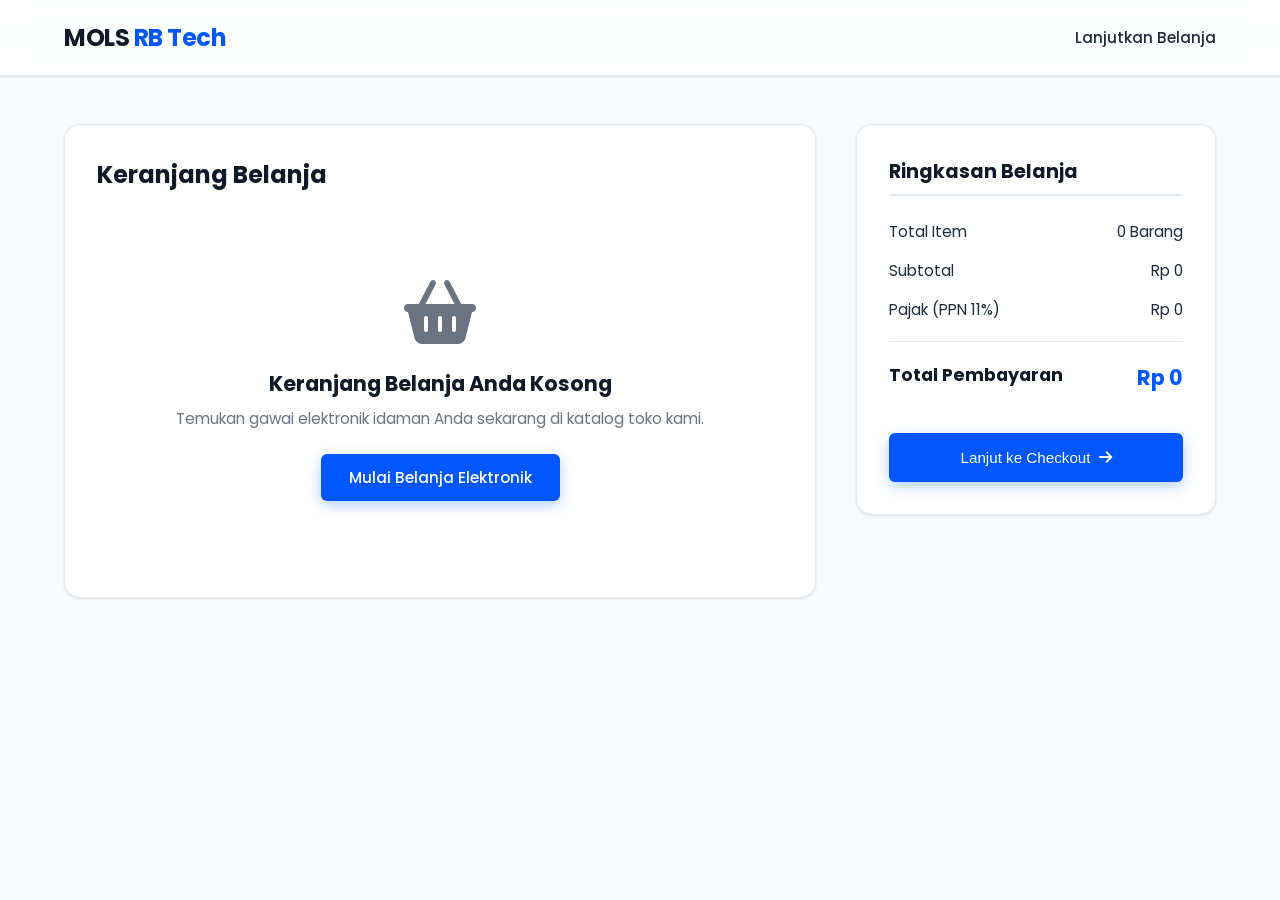
<file: checkout.html>
<!DOCTYPE html>
<html lang="id">
<head>
    <meta charset="UTF-8">
    <meta name="viewport" content="width=device-width, initial-scale=1.0">
    <title>Form Pengiriman & Checkout | MOLS RB Tech</title>
    <link rel="preconnect" href="https://fonts.googleapis.com">
    <link rel="preconnect" href="https://fonts.gstatic.com" crossorigin>
    <link href="https://fonts.googleapis.com/css2?family=Poppins:wght@300;400;500;600;700&display=swap" rel="stylesheet">
    <link rel="stylesheet" href="https://cdnjs.cloudflare.com/ajax/libs/font-awesome/6.5.1/css/all.min.css">
    <link rel="stylesheet" href="css/style.css">
    <link rel="stylesheet" href="css/checkout.css">
    <link rel="stylesheet" href="css/responsive.css">
</head>
<body>
    <div id="toast-container" class="toast-container"></div>
    <header class="site-header">
        <div class="header-container">
            <a href="index.html" class="logo-brand">MOLS <span class="logo-rb">RB Tech</span></a>
        </div>
    </header>

    <main class="container layout-checkout">
        <section class="checkout-form-section">
            <h2>Detail Pengiriman Pelanggan</h2>
            <form id="checkout-form" novalidate class="form-container">
                <div class="form-group">
                    <label for="full-name">Nama Lengkap *</label>
                    <input type="text" id="full-name" required placeholder="Masukkan nama lengkap penerima">
                    <span class="error-msg" id="error-name">Nama tidak boleh kosong</span>
                </div>
                <div class="form-group">
                    <label for="email">Alamat Email Resmi *</label>
                    <input type="email" id="email" required placeholder="pembeli@domain.com">
                    <span class="error-msg" id="error-email">Format email tidak valid</span>
                </div>
                <div class="form-group">
                    <label for="phone-number">Nomor HP / WhatsApp *</label>
                    <input type="tel" id="phone-number" required placeholder="Contoh: 082124135338">
                    <span class="error-msg" id="error-phone">Nomor HP harus berisikan 10-13 digit angka asli</span>
                </div>
                <div class="form-group">
                    <label for="address">Alamat Rumah Lengkap *</label>
                    <textarea id="address" required placeholder="Nama jalan, nomor rumah, RT/RW, Kecamatan, Kelurahan"></textarea>
                    <span class="error-msg" id="error-address">Alamat pengiriman wajib ditulis detail</span>
                </div>
                <div class="grid-form-3col">
                    <div class="form-group">
                        <label for="city">Kota/Kabupaten *</label>
                        <input type="text" id="city" required>
                    </div>
                    <div class="form-group">
                        <label for="province">Provinsi *</label>
                        <input type="text" id="province" required>
                    </div>
                    <div class="form-group">
                        <label for="postal-code">Kode Pos *</label>
                        <input type="text" id="postal-code" required pattern="[0-9]{5}">
                    </div>
                </div>
                <button type="submit" class="btn btn-primary btn-submit-checkout">Konfirmasi Pengiriman & Lanjut Bayar</button>
            </form>
        </section>

        <aside class="checkout-review-sidebar">
            <h3>Review Item Belanja</h3>
            <div id="checkout-items-preview">
                </div>
            <div class="summary-totals" id="checkout-total-panel">
                </div>
        </aside>
    </main>

    <script src="js/products.data.js"></script>
    <script src="js/analytics.js"></script>
    <script src="js/app.js"></script>
    <script src="js/checkout.js"></script>
</body>
</html>
</file>
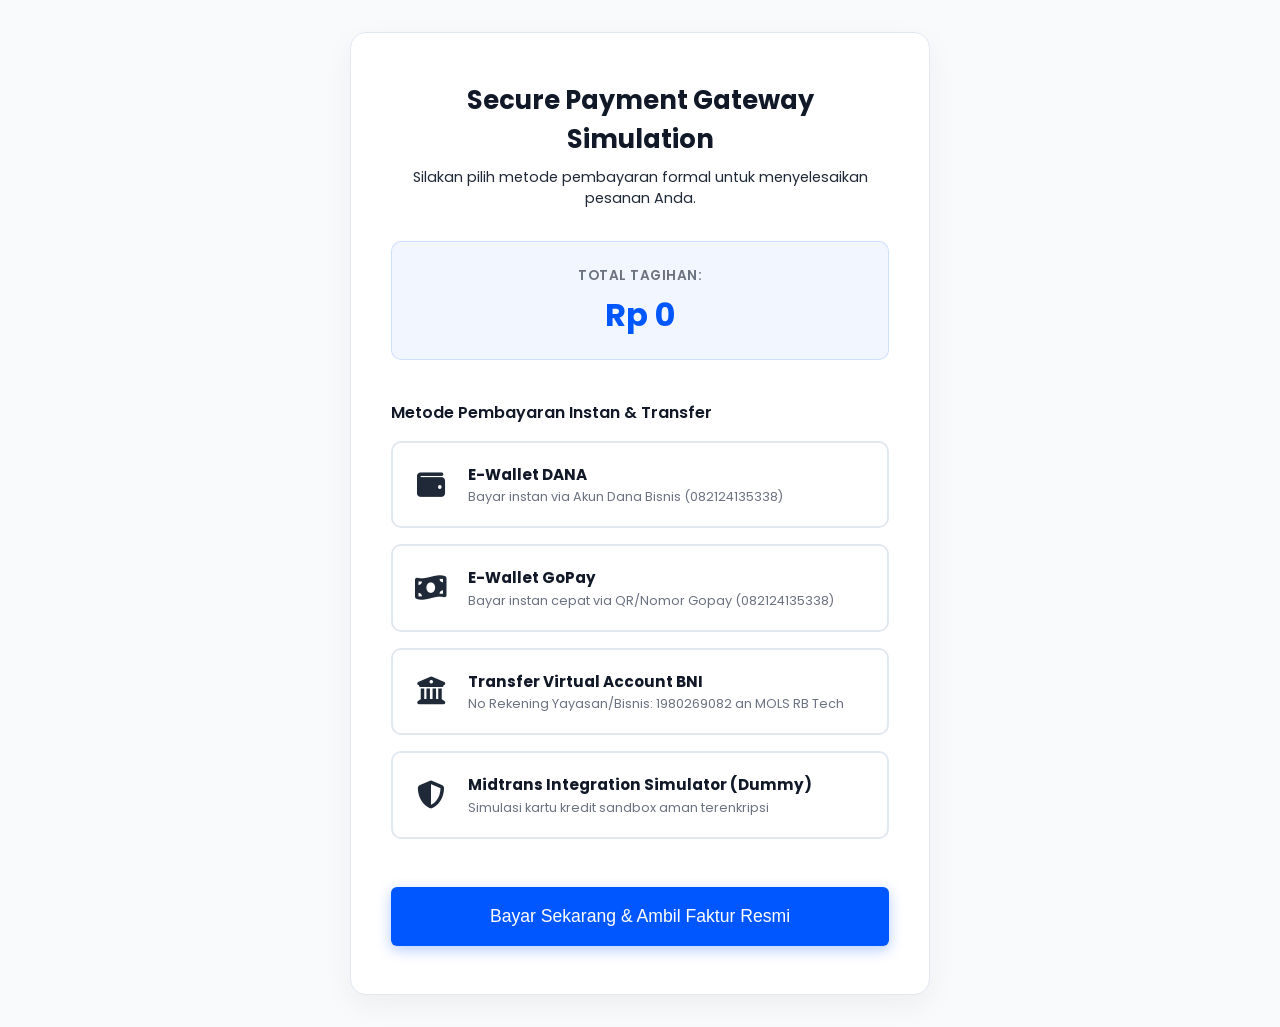
<file: payment.html>
<!DOCTYPE html>
<html lang="id">
<head>
    <meta charset="UTF-8">
    <meta name="viewport" content="width=device-width, initial-scale=1.0">
    <title>Portal Simulasi Pembayaran Multi-Gateway | MOLS RB Tech</title>
    <link rel="preconnect" href="https://fonts.googleapis.com">
    <link rel="preconnect" href="https://fonts.gstatic.com" crossorigin>
    <link href="https://fonts.googleapis.com/css2?family=Poppins:wght@300;400;500;600;700&display=swap" rel="stylesheet">
    <link rel="stylesheet" href="https://cdnjs.cloudflare.com/ajax/libs/font-awesome/6.5.1/css/all.min.css">
    <link rel="stylesheet" href="css/style.css">
    <link rel="stylesheet" href="css/payment.css">
    <link rel="stylesheet" href="css/responsive.css">
</head>
<body>
    <div id="toast-container" class="toast-container"></div>
    
    <div class="payment-container" id="payment-view-main">
        <div class="payment-card bg-white" id="payment-selection-panel">
            <h1 class="text-center">Secure Payment Gateway Simulation</h1>
            <p class="text-center subtitle text-muted">Silakan pilih metode pembayaran formal untuk menyelesaikan pesanan Anda.</p>
            
            <div class="order-bill-badge text-center">
                <span>TOTAL TAGIHAN:</span>
                <h2 id="billing-amount">Rp 0</h2>
            </div>

            <div class="gateway-channel-group">
                <h3>Metode Pembayaran Instan & Transfer</h3>
                
                <div class="gateway-option" data-method="DANA">
                    <i class="fa-solid fa-wallet text-primary"></i>
                    <div>
                        <h4>E-Wallet DANA</h4>
                        <p>Bayar instan via Akun Dana Bisnis (082124135338)</p>
                    </div>
                </div>

                <div class="gateway-option" data-method="GOPAY">
                    <i class="fa-solid fa-money-bill-wave text-accent"></i>
                    <div>
                        <h4>E-Wallet GoPay</h4>
                        <p>Bayar instan cepat via QR/Nomor Gopay (082124135338)</p>
                    </div>
                </div>

                <div class="gateway-option" data-method="BNI">
                    <i class="fa-solid fa-building-columns text-secondary"></i>
                    <div>
                        <h4>Transfer Virtual Account BNI</h4>
                        <p>No Rekening Yayasan/Bisnis: 1980269082 an MOLS RB Tech</p>
                    </div>
                </div>

                <div class="gateway-option" data-method="MIDTRANS">
                    <i class="fa-solid fa-shield-halved"></i>
                    <div>
                        <h4>Midtrans Integration Simulator (Dummy)</h4>
                        <p>Simulasi kartu kredit sandbox aman terenkripsi</p>
                    </div>
                </div>
            </div>

            <button id="btn-execute-payment" class="btn btn-primary" style="width:100%; margin-top:2rem; padding:1.2rem; font-size:1.1rem;">
                Bayar Sekarang & Ambil Faktur Resmi
            </button>
        </div>

        <div class="invoice-card d-none" id="invoice-panel">
            <div class="success-header text-center">
                <i class="fa-solid fa-circle-check success-icon"></i>
                <h2>Pembayaran Sukses Berhasil!</h2>
                <p>Terima kasih atas kepercayaan Anda bertransaksi di MOLS RB Tech.</p>
            </div>
            
            <div class="invoice-details-block">
                <div class="invoice-row"><span>Nomor Invoice:</span><strong id="inv-id">INV-XXXXXXXX</strong></div>
                <div class="invoice-row"><span>Status Pembayaran:</span><span class="badge badge-success">PAID / LUNAS</span></div>
                <div class="invoice-row"><span>Nama Pembeli:</span><span id="inv-name">Pelanggan</span></div>
                <div class="invoice-row"><span>Nomor WhatsApp:</span><span id="inv-phone">-</span></div>
                <div class="invoice-row"><span>Tujuan Pengiriman:</span><p id="inv-address" style="margin:0; text-align:right; font-size:0.9rem; max-width:60%;"></p></div>
                <div class="invoice-row"><span>Metode Yang Digunakan:</span><span id="inv-method" style="text-transform:uppercase; font-weight:600;">-</span></div>
            </div>

            <div class="invoice-items-table" id="inv-items-list">
                </div>

            <div class="invoice-summary-footer">
                <div class="invoice-row font-bold"><span>Grand Total Akhir:</span><span id="inv-grandtotal">Rp 0</span></div>
            </div>

            <div class="invoice-action-buttons" style="margin-top:2rem; display:grid; grid-template-columns:1fr 1fr; gap:1rem;">
                <button onclick="window.print()" class="btn btn-secondary"><i class="fa-solid fa-print"></i> Cetak Invoice</button>
                <a href="index.html" onclick="localStorage.removeItem('mols_cart')" class="btn btn-primary text-center" style="display:block; text-decoration:none; line-height:2.5;">Kembali Ke Beranda</a>
            </div>
        </div>
    </div>

    <script src="js/products.data.js"></script>
    <script src="js/analytics.js"></script>
    <script src="js/app.js"></script>
    <script src="js/payment.js"></script>
</body>
</html>
</file>
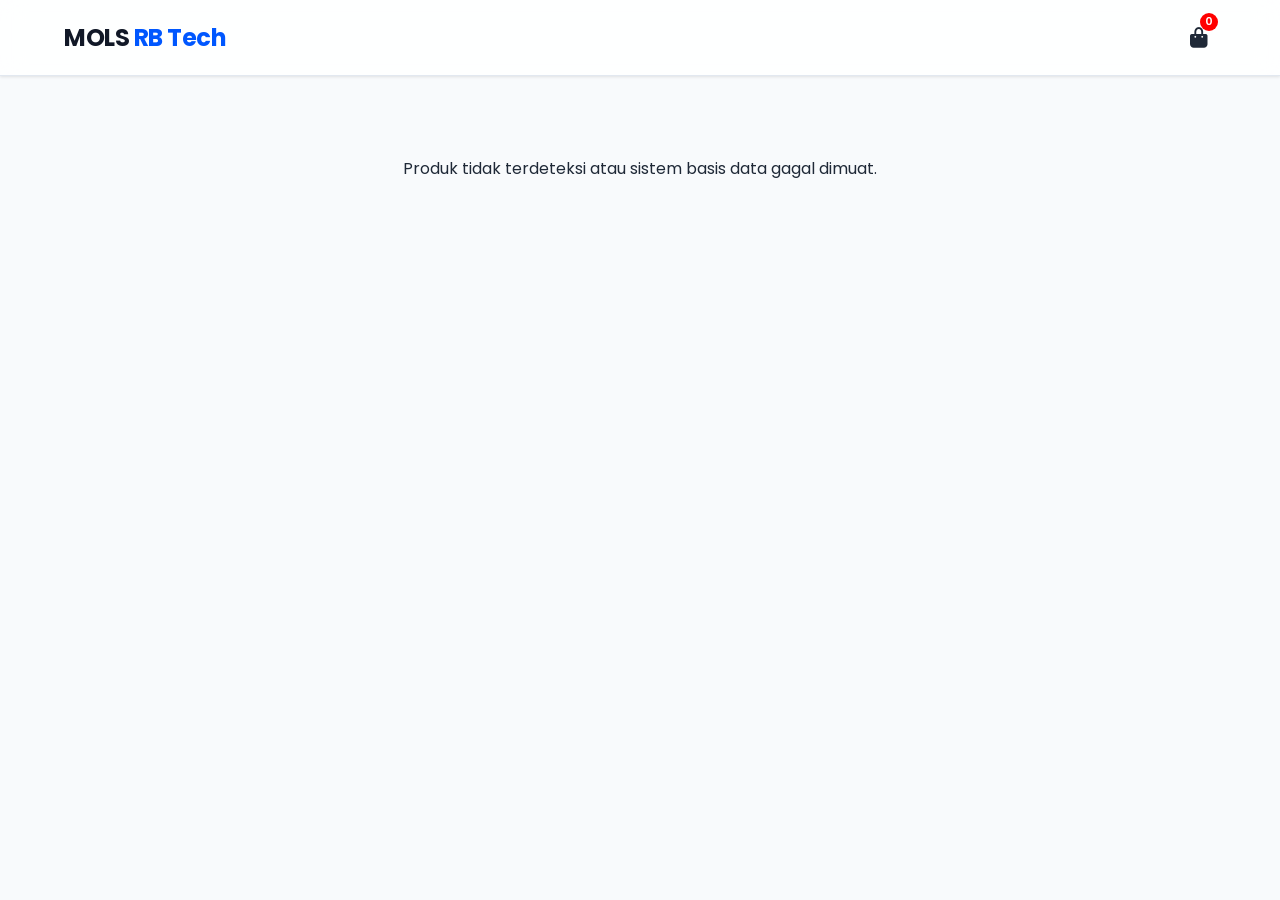
<file: product-detail.html>
<!DOCTYPE html>
<html lang="id">
<head>
    <meta charset="UTF-8">
    <meta name="viewport" content="width=device-width, initial-scale=1.0">
    <title>Detail Produk Premium | MOLS RB Tech</title>
    <link rel="preconnect" href="https://fonts.googleapis.com">
    <link rel="preconnect" href="https://fonts.gstatic.com" crossorigin>
    <link href="https://fonts.googleapis.com/css2?family=Poppins:wght@300;400;500;600;700&display=swap" rel="stylesheet">
    <link rel="stylesheet" href="https://cdnjs.cloudflare.com/ajax/libs/font-awesome/6.5.1/css/all.min.css">
    <link rel="stylesheet" href="css/style.css">
    <link rel="stylesheet" href="css/products.css">
    <link rel="stylesheet" href="css/responsive.css">
    <style>
        .detail-wrapper { display: grid; grid-template-columns: 1fr 1fr; gap: 3rem; margin-top: 3rem; margin-bottom: 5rem; background: #fff; padding: 2.5rem; border-radius: var(--radius-lg); box-shadow: var(--shadow-sm); }
        .detail-gallery img { width: 100%; height: auto; border-radius: var(--radius-md); object-fit: contain; background: #fff; max-height: 450px; }
        .detail-content h1 { font-size: 2.2rem; color: var(--color-secondary); margin-bottom: 0.5rem; }
        .detail-brand { font-weight: 600; text-transform: uppercase; color: var(--color-primary); letter-spacing: 1px; font-size: 0.9rem; }
        .detail-price { font-size: 2rem; font-weight: 700; color: var(--color-primary); margin: 1.5rem 0; }
        .detail-specs { margin-top: 2rem; border-top: 1px solid #e2e8f0; padding-top: 1.5rem; }
        .detail-specs table { width: 100%; border-collapse: collapse; margin-top: 0.5rem; }
        .detail-specs table td { padding: 0.75rem; border-bottom: 1px solid #f1f5f9; font-size: 0.95rem; }
        .detail-specs table td:first-child { font-weight: 600; color: var(--color-secondary); width: 30%; }
        @media (max-width: 768px) { .detail-wrapper { grid-template-columns: 1fr; gap: 2rem; padding: 1.5rem; } }
    </style>
</head>
<body>
    <div id="toast-container" class="toast-container"></div>
    <header class="site-header">
        <div class="header-container">
            <a href="index.html" class="logo-brand">MOLS <span class="logo-rb">RB Tech</span></a>
            <div class="header-actions">
                <a href="cart.html" class="action-btn cart-trigger"><i class="fa-solid fa-bag-shopping"></i><span class="cart-badge" id="cart-count">0</span></a>
            </div>
        </div>
    </header>

    <div class="container" id="detail-page-container">
        </div>

    <script src="js/products.data.js"></script>
    <script src="js/analytics.js"></script>
    <script src="js/app.js"></script>
    <script>
        document.addEventListener('DOMContentLoaded', () => {
            const params = new URLSearchParams(window.location.search);
            const productId = parseInt(params.get('id'));
            const container = document.getElementById('detail-page-container');

            if (!productId || typeof productsData === 'undefined') {
                container.innerHTML = `<p class='text-center' style='padding:5rem 0;'>Produk tidak terdeteksi atau sistem basis data gagal dimuat.</p>`;
                return;
            }

            const item = productsData.find(p => p.id === productId);
            if (!item) {
                container.innerHTML = `<p class='text-center' style='padding:5rem 0;'>Maaf, Produk dengan ID tersebut tidak ditemukan.</p>`;
                return;
            }

            // Set Title Halaman dinamis
            document.title = `${item.nama} | MOLS RB Tech`;

            container.innerHTML = `
                <div class="detail-wrapper">
                    <div class="detail-gallery">
                        <img src="${item.gambar}" alt="${item.nama}">
                    </div>
                    <div class="detail-content">
                        <span class="detail-brand">${item.brand}</span> / <span>${item.kategori}</span>
                        <h1>${item.nama}</h1>
                        <div class="product-meta" style="margin-bottom:1rem;">
                            <span class="rating" style="background:#fef3c7; color:#d97706; padding:0.25rem 0.6rem; border-radius:4px;"><i class="fa-solid fa-star"></i> ${item.rating}</span>
                            <span class="stock" style="margin-left:1rem; font-weight:500;">Sisa Stok: ${item.stok} unit</span>
                        </div>
                        <div class="detail-price">Rp ${item.harga.toLocaleString('id-ID')}</div>
                        <p class="detail-description" style="line-height:1.7; color:#4b5563;">${item.deskripsi}</p>
                        
                        <button class="btn btn-primary" style="width:100%; padding:1rem; margin-top:1.5rem; font-size:1.1rem;" onclick="CartModule.add(${item.id})">
                            <i class="fa-solid fa-cart-plus"></i> Tambahkan Ke Keranjang Belanja
                        </button>

                        <div class="detail-specs">
                            <h3>Spesifikasi Perangkat</h3>
                            <table>
                                <tr><td>Kategori</td><td>${item.kategori}</td></tr>
                                <tr><td>Brand Vendor</td><td>${item.brand}</td></tr>
                                <tr><td>Garansi Resmi</td><td>1 Tahun Indonesia Resmi</td></tr>
                                <tr><td>Kondisi Fisik</td><td>Baru & Segel (BNIB)</td></tr>
                            </table>
                        </div>
                    </div>
                </div>
            `;
        });
    </script>
</body>
</html>
</file>
<file: css/style.css>
/* Core Styling System for MOLS RB Tech */
:root {
    --color-primary: #0057FF;
    --color-secondary: #111827;
    --color-accent: #00C2FF;
    --bg-main: #F8FAFC;
    --text-dark: #1f2937;
    --text-muted: #6b7280;
    --border-color: #e2e8f0;
    --radius-sm: 6px;
    --radius-md: 10px;
    --radius-lg: 16px;
    --shadow-sm: 0 1px 3px rgba(0,0,0,0.1);
    --shadow-md: 0 4px 6px -1px rgba(0, 0, 0, 0.1), 0 2px 4px -1px rgba(0, 0, 0, 0.06);
    --transition: all 0.3s cubic-bezier(0.4, 0, 0.2, 1);
}

/* Dark Mode Variables Adjustment Override */
body.dark-theme {
    --bg-main: #0B0F19;
    --color-secondary: #F8FAFC;
    --text-dark: #F3F4F6;
    --text-muted: #9CA3AF;
    --border-color: #374151;
    background-color: var(--bg-main);
    color: var(--text-dark);
}

* { box-sizing: border-box; margin: 0; padding: 0; }
body { font-family: 'Poppins', sans-serif; background-color: var(--bg-main); color: var(--text-dark); overflow-x: hidden; scroll-behavior: smooth; }
.container { width: 100%; max-width: 1200px; margin: 0 auto; padding: 0 1.5rem; }
.text-center { text-align: center; }
.d-none { display: none !important; }

/* Sticky Header Layout styling */
.site-header { position: sticky; top: 0; z-index: 1000; background: rgba(255, 255, 255, 0.85); backdrop-filter: blur(12px); border-bottom: 1px solid var(--border-color); box-shadow: var(--shadow-sm); transition: var(--transition); }
body.dark-theme .site-header { background: rgba(11, 15, 25, 0.85); }
.header-container { display: flex; align-items: center; justify-content: space-between; height: 75px; max-width: 1200px; margin: 0 auto; padding: 0 1.5rem; }
.logo-brand { font-size: 1.5rem; font-weight: 700; color: var(--color-secondary); text-decoration: none; letter-spacing: -0.5px; }
.logo-brand .logo-rb { color: var(--color-primary); }
.main-nav ul { display: flex; list-style: none; gap: 2rem; }
.nav-item { text-decoration: none; color: var(--text-dark); font-weight: 500; font-size: 0.95rem; transition: var(--transition); position: relative; padding: 0.5rem 0; }
.nav-item:hover, .nav-item.active { color: var(--color-primary); }
.header-actions { display: flex; align-items: center; gap: 1.25rem; }
.action-btn { background: transparent; border: none; font-size: 1.25rem; color: var(--text-dark); cursor: pointer; position: relative; padding: 0.5rem; border-radius: 50%; transition: var(--transition); }
.action-btn:hover { background: rgba(0, 87, 255, 0.1); color: var(--color-primary); }
.cart-badge { position: absolute; top: -2px; right: -2px; background: red; color: #fff; font-size: 0.7rem; width: 18px; height: 18px; border-radius: 50%; display: flex; align-items: center; justify-content: center; font-weight: 600; }
.hamburger-menu { display: none; background: none; border: none; font-size: 1.4rem; color: var(--text-dark); cursor: pointer; }

/* Buttons System */
.btn { display: inline-flex; align-items: center; justify-content: center; gap: 0.5rem; padding: 0.75rem 1.75rem; font-weight: 500; border-radius: var(--radius-sm); border: none; cursor: pointer; text-decoration: none; transition: var(--transition); font-size: 0.95rem; }
.btn-primary { background: var(--color-primary); color: white; box-shadow: 0 4px 14px rgba(0, 87, 255, 0.3); }
.btn-primary:hover { background: #0046cc; transform: translateY(-1px); }
.btn-secondary { background: transparent; border: 2px solid var(--border-color); color: var(--text-dark); }
.btn-secondary:hover { background: var(--border-color); }

/* Premium Hero Design */
.hero-section { position: relative; height: 75vh; min-height: 500px; display: flex; align-items: center; justify-content: center; text-align: center; background: url('https://images.unsplash.com/photo-1546868871-7041f2a55e12?q=80&w=1964&auto=format&fit=crop') no-repeat center center/cover; padding: 0 1.5rem; }
.hero-overlay { position: absolute; inset: 0; background: linear-gradient(135deg, rgba(17,24,39,0.85) 0%, rgba(0,87,255,0.4) 100%); z-index: 1; }
.hero-content { position: relative; z-index: 2; max-width: 800px; color: #fff; }
.hero-badge { display: inline-block; padding: 0.4rem 1rem; background: rgba(255,255,255,0.15); backdrop-filter: blur(5px); border-radius: 50px; font-size: 0.85rem; font-weight: 600; text-transform: uppercase; letter-spacing: 1px; margin-bottom: 1.5rem; border: 1px solid rgba(255,255,255,0.2); }
.hero-content h1 { font-size: 3.5rem; font-weight: 700; margin-bottom: 1rem; line-height: 1.1; letter-spacing: -1px; }
.hero-content p { font-size: 1.2rem; margin-bottom: 2.5rem; opacity: 0.9; font-weight: 300; }
.hero-cta-group { display: flex; gap: 1rem; justify-content: center; }
.hero-cta-group .btn-secondary { color: #fff; border-color: #fff; }
.hero-cta-group .btn-secondary:hover { background: #fff; color: var(--color-secondary); }

/* Grid System for Products Rendering Component Cards */
.section-title { font-size: 1.75rem; font-weight: 700; margin-bottom: 2rem; position: relative; display: inline-block; }
.category-grid { display: grid; grid-template-columns: repeat(auto-fit, minmax(280px, 1fr)); gap: 1.5rem; margin-bottom: 4rem; }
.category-card { display: flex; flex-direction: column; align-items: center; gap: 1rem; padding: 2.5rem 1.5rem; background: #fff; border: 1px solid var(--border-color); border-radius: var(--radius-md); text-decoration: none; color: var(--text-dark); transition: var(--transition); box-shadow: var(--shadow-sm); }
body.dark-theme .category-card { background: #111827; }
.category-card i { font-size: 2.5rem; color: var(--color-primary); }
.category-card:hover { transform: translateY(-5px); box-shadow: var(--shadow-md); border-color: var(--color-primary); }

.promo-section { margin-bottom: 5rem; }
.promo-header { display: flex; justify-content: space-between; align-items: center; margin-bottom: 2rem; border-bottom: 2px solid var(--border-color); padding-bottom: 1rem; }
.countdown-timer { background: red; color: white; padding: 0.5rem 1.2rem; font-weight: 700; font-family: monospace; font-size: 1.2rem; border-radius: 4px; letter-spacing: 1px; }

.product-grid { display: grid; grid-template-columns: repeat(auto-fill, minmax(260px, 1fr)); gap: 1.5rem; }
.product-card { background: #fff; border: 1px solid var(--border-color); border-radius: var(--radius-md); overflow: hidden; transition: var(--transition); position: relative; display: flex; flex-direction: column; }
body.dark-theme .product-card { background: #111827; }
.product-card:hover { transform: translateY(-6px); box-shadow: var(--shadow-md); }
.product-image-container { width: 100%; height: 230px; background: #fff; display: flex; align-items: center; justify-content: center; padding: 1rem; position: relative; }
.product-image { max-width: 100%; max-height: 100%; object-fit: contain; transition: var(--transition); }
.product-card:hover .product-image { transform: scale(1.05); }
.product-info { padding: 1.25rem; flex-grow: 1; display: flex; flex-direction: column; }
.product-brand { font-size: 0.75rem; font-weight: 600; text-transform: uppercase; color: var(--color-primary); margin-bottom: 0.25rem; display: block; }
.product-name { font-size: 1rem; font-weight: 600; color: var(--color-secondary); margin-bottom: 0.5rem; line-height: 1.4; height: 2.8rem; overflow: hidden; display: -webkit-box; -webkit-line-clamp: 2; -webkit-box-orient: vertical; }
.product-meta { display: flex; justify-content: space-between; align-items: center; font-size: 0.8rem; color: var(--text-muted); margin-bottom: 1rem; }
.product-meta .rating i { color: #f59e0b; }
.product-price { font-size: 1.25rem; font-weight: 700; color: var(--color-primary); margin-top: auto; margin-bottom: 1rem; }
.product-actions { display: grid; grid-template-columns: 45px 1fr; gap: 0.5rem; }
.btn-detail { background: var(--bg-main); border: 1px solid var(--border-color); color: var(--text-dark); display: flex; align-items: center; justify-content: center; border-radius: var(--radius-sm); transition: var(--transition); text-decoration: none; }
.btn-detail:hover { background: #e2e8f0; color: var(--color-primary); }
.btn-add-cart-main { background: var(--color-secondary); color: #fff; border: none; padding: 0.6rem; font-weight: 500; border-radius: var(--radius-sm); cursor: pointer; display: flex; align-items: center; justify-content: center; gap: 0.4rem; transition: var(--transition); }
.btn-add-cart-main:hover { background: var(--color-primary); }

/* Testimonials, Newsletter, & Footer */
.testimonials-section { background: var(--border-color); padding: 5rem 0; margin-bottom: 4rem; }
body.dark-theme .testimonials-section { background: #111827; }
.testimonial-grid { display: grid; grid-template-columns: repeat(auto-fit, minmax(340px, 1fr)); gap: 2rem; }
.testimonial-card { background: #fff; padding: 2rem; border-radius: var(--radius-md); box-shadow: var(--shadow-sm); }
body.dark-theme .testimonial-card { background: #1f2937; }
.testimonial-card .stars { color: #f59e0b; margin-bottom: 1rem; }
.testimonial-card p { font-style: italic; color: var(--text-muted); line-height: 1.6; margin-bottom: 1rem; }
.testimonial-card h4 { font-weight: 600; color: var(--color-secondary); }

.newsletter-section { padding: 5rem 0; background: linear-gradient(rgba(0,87,25FF,0.05), rgba(0,194,255,0.05)); margin-bottom: 0; border-top: 1px solid var(--border-color); }
.newsletter-form { display: flex; max-width: 550px; margin: 1.5rem auto 0; gap: 0.5rem; }
.newsletter-form input { flex-grow: 1; padding: 0.85rem 1.25rem; border: 1px solid var(--border-color); border-radius: var(--radius-sm); outline: none; background: #fff; }
body.dark-theme .newsletter-form input { background: #111827; color: #fff; }

.site-footer { background: #0b1325; color: #94a3b8; padding: 4rem 0 1.5rem; border-top: 2px solid #1e293b; }
.footer-grid { display: grid; grid-template-columns: 2fr 1fr 1fr; gap: 3rem; margin-bottom: 3rem; }
.footer-brand-info h3 { color: #fff; font-size: 1.6rem; margin-bottom: 0.5rem; }
.footer-brand-info .tagline { color: var(--color-accent); font-weight: 500; margin-bottom: 1rem; }
.footer-grid h4 { color: #fff; font-size: 1.1rem; margin-bottom: 1.25rem; font-weight: 600; }
.footer-links ul { list-style: none; display: flex; flex-direction: column; gap: 0.75rem; }
.footer-links a { color: #94a3b8; text-decoration: none; transition: var(--transition); }
.footer-links a:hover { color: #fff; padding-left: 4px; }
.social-medias { display: flex; gap: 1rem; margin-top: 1rem; }
.social-medias a { width: 40px; height: 40px; border-radius: 50%; background: #1e293b; color: #fff; display: flex; align-items: center; justify-content: center; font-size: 1.2rem; text-decoration: none; transition: var(--transition); }
.social-medias a:hover { background: var(--color-primary); transform: scale(1.1); }
.footer-bottom { border-top: 1px solid #1e293b; padding-top: 1.5rem; font-size: 0.85rem; }

/* Toast Real-time notification styles module */
.toast-container { position: fixed; bottom: 24px; right: 24px; z-index: 9999; display: flex; flex-direction: column; gap: 10px; }
.toast { background: #111827; color: #fff; padding: 1rem 1.5rem; border-radius: var(--radius-sm); box-shadow: var(--shadow-md); display: flex; align-items: center; gap: 0.75rem; animation: slideIn 0.3s cubic-bezier(0.4, 0, 0.2, 1) forwards; min-width: 300px; border-left: 4px solid var(--color-primary); }
.toast.success { border-left-color: #10b981; }
@keyframes slideIn { from { transform: translateX(100%); opacity: 0; } to { transform: translateX(0); opacity: 1; } }
</file>
<file: css/responsive.css>
/* Fluid Layout Media Queries Framework */
@media (max-width: 1200px) {
    .container { max-width: 100%; padding: 0 1.25rem; }
}

@media (max-width: 992px) {
    .layout-catalog { grid-template-columns: 240px 1fr; gap: 1.5rem; }
    .layout-cart, .layout-checkout { grid-template-columns: 1fr; gap: 2rem; }
    .cart-summary-box, .checkout-review-sidebar { position: static; width: 100%; }
    .hero-content h1 { font-size: 2.75rem; }
}

@media (max-width: 768px) {
    .hamburger-menu { display: block; }
    .main-nav { display: none; position: absolute; top: 75px; left: 0; width: 100%; background: var(--bg-main); border-bottom: 1px solid var(--border-color); box-shadow: var(--shadow-md); padding: 1.5rem; }
    .main-nav.open { display: block; }
    .main-nav ul { flex-direction: column; gap: 1.25rem; align-items: center; }
    
    .layout-catalog { grid-template-columns: 1fr; }
    .filter-sidebar { position: static; width: 100%; margin-bottom: 2rem; }
    
    .hero-section { height: 60vh; }
    .hero-content h1 { font-size: 2.2rem; }
    .hero-content p { font-size: 1rem; }
    
    .footer-grid { grid-template-columns: 1fr; gap: 2rem; text-align: center; }
    .footer-brand-info .address { max-width: 100%; }
    .social-medias { justify-content: center; }
    
    .cart-item-row { grid-template-columns: 60px 1fr auto; grid-template-rows: auto auto; gap: 1rem; }
    .cart-item-price { grid-column: 2; font-size: 0.9rem; }
    .qty-control { grid-column: 2; }
    .btn-remove-item { grid-column: 3; grid-row: 1 / span 2; }
    
    .grid-form-3col { grid-template-columns: 1fr; }
    .payment-card, .invoice-card { padding: 2rem 1.25rem; }
}

@media (max-width: 480px) {
    .hero-cta-group { flex-direction: column; gap: 0.75rem; width: 100%; }
    .hero-cta-group .btn { width: 100%; }
    .catalog-header { flex-direction: column; align-items: flex-start; gap: 0.5rem; }
    .newsletter-form { flex-direction: column; }
}
</file>
<file: css/cart.css>
/* Shopping Cart Layout Core Style rules */
.layout-cart { display: grid; grid-template-columns: 1fr 360px; gap: 2.5rem; margin-top: 3rem; margin-bottom: 5rem; align-items: start; }
.cart-items-section { background: #fff; padding: 2rem; border-radius: var(--radius-lg); border: 1px solid var(--border-color); box-shadow: var(--shadow-sm); }
body.dark-theme .cart-items-section { background: #111827; }
.cart-items-section h2 { font-size: 1.5rem; margin-bottom: 1.5rem; color: var(--color-secondary); }

.cart-item-row { display: grid; grid-template-columns: 80px 2fr 1fr 120px auto; gap: 1.5rem; align-items: center; padding: 1.25rem 0; border-bottom: 1px solid var(--border-color); }
.cart-item-row:last-child { border-bottom: none; }
.cart-item-img img { width: 100%; height: 80px; object-fit: contain; background: #fff; border-radius: var(--radius-sm); }
.cart-item-name h4 { font-size: 1rem; color: var(--color-secondary); font-weight: 600; margin-bottom: 0.25rem; }
.cart-item-name p { font-size: 0.8rem; color: var(--text-muted); text-transform: uppercase; }
.cart-item-price { font-weight: 600; color: var(--text-dark); }

.qty-control { display: flex; align-items: center; border: 1px solid var(--border-color); border-radius: var(--radius-sm); width: max-content; background: var(--bg-main); overflow: hidden; }
.qty-btn { background: transparent; border: none; width: 32px; height: 32px; font-size: 1rem; font-weight: 600; cursor: pointer; color: var(--text-dark); transition: var(--transition); }
.qty-btn:hover { background: rgba(0, 87, 255, 0.1); color: var(--color-primary); }
.qty-val { width: 36px; text-align: center; font-size: 0.9rem; font-weight: 600; color: var(--text-dark); }
.btn-remove-item { background: transparent; border: none; color: #ef4444; font-size: 1.1rem; cursor: pointer; padding: 0.5rem; transition: var(--transition); }
.btn-remove-item:hover { transform: scale(1.15); }

.cart-summary-box { background: #fff; border: 1px solid var(--border-color); border-radius: var(--radius-lg); padding: 2rem; box-shadow: var(--shadow-sm); position: sticky; top: 100px; }
body.dark-theme .cart-summary-box { background: #111827; }
.cart-summary-box h3 { font-size: 1.2rem; margin-bottom: 1.5rem; color: var(--color-secondary); border-bottom: 2px solid var(--border-color); padding-bottom: 0.5rem; }
.summary-line { display: flex; justify-content: space-between; font-size: 0.95rem; margin-bottom: 1rem; color: var(--text-dark); }
.divider { border: 0; border-top: 1px solid var(--border-color); margin: 1.25rem 0; }
.grand-total-line { font-weight: 700; font-size: 1.1rem; color: var(--color-secondary); }
.price-highlight { color: var(--color-primary); font-size: 1.3rem; }

/* Empty state design pattern rules */
.empty-cart-state { text-align: center; padding: 4rem 1rem; }
.empty-cart-state i { font-size: 4rem; color: var(--text-muted); margin-bottom: 1.5rem; }
.empty-cart-state h3 { font-size: 1.3rem; margin-bottom: 0.5rem; color: var(--color-secondary); }
.empty-cart-state p { color: var(--text-muted); margin-bottom: 1.5rem; font-size: 0.95rem; }
</file>
<file: css/checkout.css>
/* Checkout Billing Form Page Rules Layout Styling stylesheet */
.layout-checkout { display: grid; grid-template-columns: 1fr 400px; gap: 2.5rem; margin-top: 3rem; margin-bottom: 5rem; align-items: start; }
.checkout-form-section { background: #fff; padding: 2.5rem; border-radius: var(--radius-lg); border: 1px solid var(--border-color); box-shadow: var(--shadow-sm); }
body.dark-theme .checkout-form-section { background: #111827; }
.checkout-form-section h2 { font-size: 1.5rem; margin-bottom: 2rem; color: var(--color-secondary); }

.form-container { display: flex; flex-direction: column; gap: 1.5rem; }
.form-group { display: flex; flex-direction: column; gap: 0.5rem; position: relative; }
.form-group label { font-size: 0.9rem; font-weight: 500; color: var(--text-dark); }
.form-group input, .form-group textarea { width: 100%; padding: 0.8rem 1rem; border: 1px solid var(--border-color); border-radius: var(--radius-sm); outline: none; font-family: inherit; font-size: 0.95rem; background: var(--bg-main); color: var(--text-dark); transition: var(--transition); }
.form-group input:focus, .form-group textarea:focus { border-color: var(--color-primary); box-shadow: 0 0 0 3px rgba(0, 87, 255, 0.15); }
.form-group textarea { height: 100px; resize: none; }
.grid-form-3col { display: grid; grid-template-columns: 1fr 1fr 100px; gap: 1rem; }

.error-msg { font-size: 0.75rem; color: #ef4444; font-weight: 500; display: none; margin-top: 0.25rem; }
.form-group.invalid input, .form-group.invalid textarea { border-color: #ef4444; background: rgba(239, 68, 68, 0.03); }
.form-group.invalid .error-msg { display: block; }

.checkout-review-sidebar { background: #fff; border: 1px solid var(--border-color); padding: 2rem; border-radius: var(--radius-lg); box-shadow: var(--shadow-sm); }
body.dark-theme .checkout-review-sidebar { background: #111827; }
.checkout-item-preview-card { display: flex; gap: 1rem; align-items: center; padding: 1rem 0; border-bottom: 1px solid var(--border-color); }
.checkout-item-preview-card:last-child { border-bottom: none; }
.checkout-item-preview-card img { width: 50px; height: 50px; object-fit: contain; background: #fff; border-radius: 4px; }
.preview-card-info h4 { font-size: 0.9rem; color: var(--color-secondary); font-weight: 600; line-height: 1.3; }
.preview-card-info p { font-size: 0.8rem; color: var(--text-muted); }
</file>
<file: css/payment.css>
/* Interactive Payment Gateway Gateway Card Stylesheet module */
.payment-container { display: flex; justify-content: center; align-items: center; min-height: 85vh; padding: 2rem 1rem; background: var(--bg-main); }
.payment-card, .invoice-card { width: 100%; max-width: 580px; padding: 3rem 2.5rem; border-radius: var(--radius-lg); border: 1px solid var(--border-color); box-shadow: 0 10px 30px rgba(0,0,0,0.05); background: #ffffff; }
body.dark-theme .payment-card, body.dark-theme .invoice-card { background: #111827; }

.payment-card h1 { font-size: 1.6rem; color: var(--color-secondary); margin-bottom: 0.5rem; }
.subtitle { font-size: 0.9rem; margin-bottom: 2rem; }
.order-bill-badge { background: rgba(0, 87, 255, 0.05); border: 1px solid rgba(0, 87, 255, 0.15); border-radius: var(--radius-md); padding: 1.25rem; margin-bottom: 2.5rem; }
.order-bill-badge span { font-size: 0.85rem; font-weight: 600; color: var(--text-muted); letter-spacing: 0.5px; }
.order-bill-badge h2 { font-size: 2rem; color: var(--color-primary); font-weight: 700; margin-top: 0.25rem; }

.gateway-channel-group h3 { font-size: 1rem; font-weight: 600; margin-bottom: 1rem; color: var(--color-secondary); }
.gateway-option { display: flex; align-items: center; gap: 1.25rem; padding: 1.25rem; border: 2px solid var(--border-color); border-radius: var(--radius-md); margin-bottom: 1rem; cursor: pointer; transition: var(--transition); }
.gateway-option:hover { border-color: var(--color-accent); background: rgba(0, 194, 255, 0.02); }
.gateway-option.selected { border-color: var(--color-primary); background: rgba(0, 87, 255, 0.04); box-shadow: 0 0 0 3px rgba(0, 87, 255, 0.1); }
.gateway-option i { font-size: 1.75rem; width: 35px; text-align: center; }
.gateway-option h4 { font-size: 0.95rem; color: var(--color-secondary); margin-bottom: 0.15rem; }
.gateway-option p { font-size: 0.8rem; color: var(--text-muted); margin: 0; }

/* Factur Struk Invoice PAID layout style rules code blocks */
.success-header { margin-bottom: 2rem; }
.success-icon { font-size: 4rem; color: #10b981; margin-bottom: 1rem; }
.invoice-details-block { background: var(--bg-main); border-radius: var(--radius-md); padding: 1.5rem; border: 1px solid var(--border-color); margin-bottom: 2rem; }
.invoice-row { display: flex; justify-content: space-between; font-size: 0.9rem; padding: 0.6rem 0; border-bottom: 1px dashed var(--border-color); }
.invoice-row:last-child { border-bottom: none; }
.invoice-row span { color: var(--text-muted); }
.badge { padding: 0.25rem 0.6rem; border-radius: 4px; font-size: 0.75rem; font-weight: 600; text-transform: uppercase; }
.badge-success { background: #d1fae5; color: #065f46; }
.invoice-items-table { max-height: 200px; overflow-y: auto; margin-bottom: 1.5rem; }
.invoice-item-mini { display: flex; justify-content: space-between; font-size: 0.85rem; padding: 0.5rem 0; color: var(--text-dark); }
.font-bold { font-weight: 700 !important; font-size: 1.1rem !important; }
</file>
<file: css/products.css>
/* Catalog Grid Page Extensions Layout Stylesheet */
.layout-catalog { display: grid; grid-template-columns: 280px 1fr; gap: 2.5rem; margin-top: 3rem; margin-bottom: 5rem; align-items: start; }
.filter-sidebar { background: #fff; padding: 1.75rem; border-radius: var(--radius-md); border: 1px solid var(--border-color); box-shadow: var(--shadow-sm); position: sticky; top: 100px; }
body.dark-theme .filter-sidebar { background: #111827; }
.filter-group { margin-bottom: 2rem; border-bottom: 1px solid var(--border-color); padding-bottom: 1.5rem; }
.filter-group:last-child { margin-bottom: 0; border-bottom: none; padding-bottom: 0; }
.filter-group h3 { font-size: 1.05rem; font-weight: 600; margin-bottom: 1rem; color: var(--color-secondary); }
.search-box { position: relative; display: flex; align-items: center; }
.search-box input { width: 100%; padding: 0.65rem 2.5rem 0.65rem 0.85rem; border: 1px solid var(--border-color); border-radius: var(--radius-sm); outline: none; font-size: 0.9rem; background: var(--bg-main); color: var(--text-dark); }
.search-box i { position: absolute; right: 12px; color: var(--text-muted); }

.filter-label { display: flex; align-items: center; gap: 0.5rem; margin-bottom: 0.65rem; font-size: 0.9rem; color: var(--text-dark); cursor: pointer; }
.filter-label input[type="checkbox"], .filter-label input[type="radio"] { width: 16px; height: 16px; accent-color: var(--color-primary); cursor: pointer; }
.sort-dropdown { width: 100%; padding: 0.65rem; border: 1px solid var(--border-color); border-radius: var(--radius-sm); background: var(--bg-main); color: var(--text-dark); outline: none; cursor: pointer; }

.catalog-header { display: flex; justify-content: space-between; align-items: center; margin-bottom: 2rem; }
.catalog-header h2 { font-size: 1.5rem; font-weight: 700; color: var(--color-secondary); }
.catalog-header p { font-size: 0.9rem; color: var(--text-muted); }
</file>
